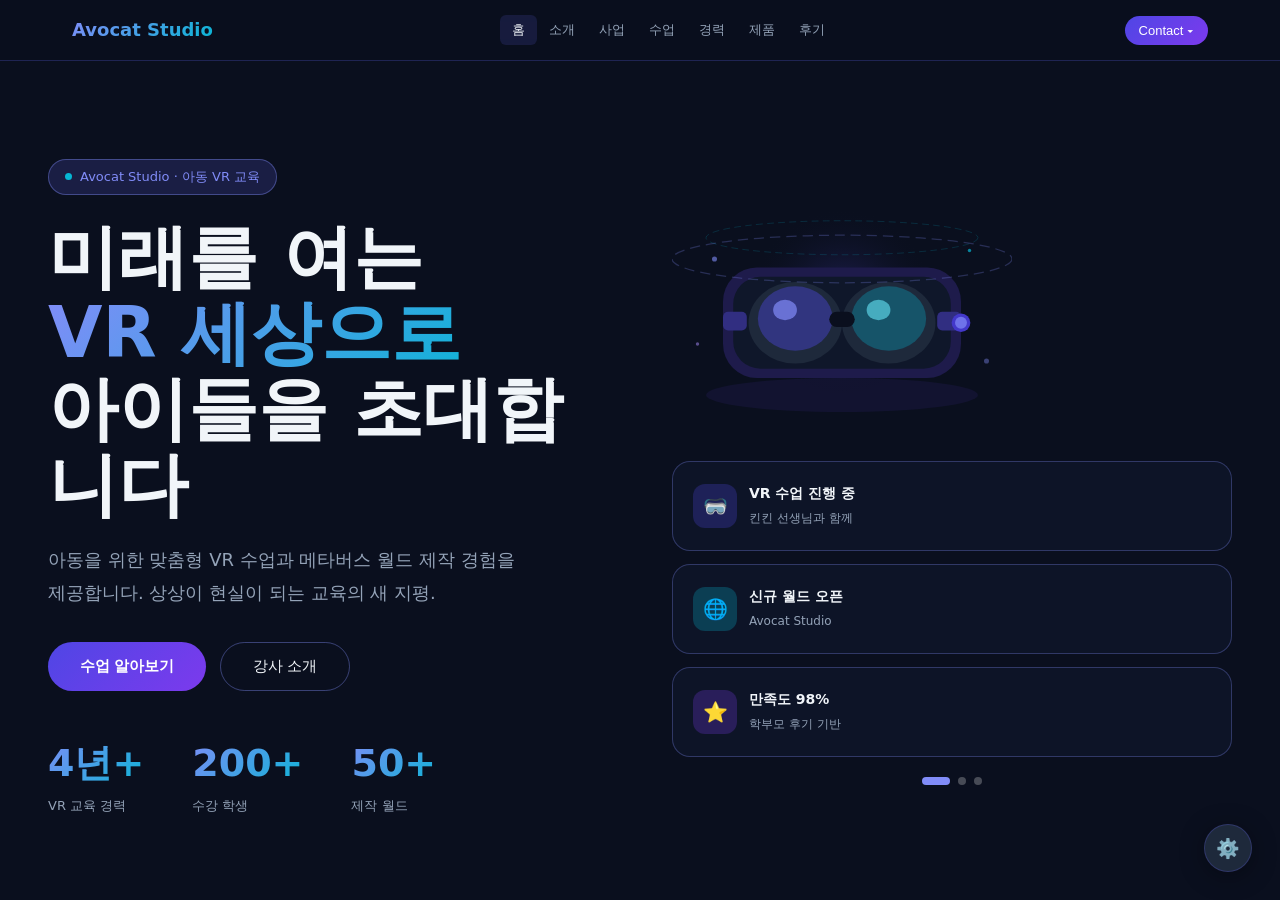
<file: index.html>
<!DOCTYPE html>
<html lang="ko">
<head>
<meta charset="UTF-8">
<meta name="viewport" content="width=device-width,initial-scale=1.0">
<title>Avocat Studio | 홈</title>
<link rel="stylesheet" href="style.css">
</head>
<body>


<!-- CANVAS BG (shared) -->
<canvas id="hero-canvas"></canvas>
<div class="particles" id="particles"></div>

<!-- ─── NAV ─── -->
<nav>
  <div class="nav-inner">
    <div class="logo" onclick="goPage(0)">Avocat Studio</div>
    <ul class="nav-links">
      <li><button onclick="goPage(0)" id="nb0">홈</button></li>
      <li><button onclick="goPage(1)" id="nb1">소개</button></li>
      <li><button onclick="goPage(2)" id="nb2">사업</button></li>
      <li><button onclick="goPage(3)" id="nb3">수업</button></li>
      <li><button onclick="goPage(4)" id="nb4">경력</button></li>
      <li><button onclick="goPage(5)" id="nb5">제품</button></li>
      <li><button onclick="goPage(6)" id="nb6">후기</button></li>
    </ul>
    <div class="contact-wrap">
      <button class="contact-btn" onclick="toggleSns()">Contact ▾</button>
      <div class="sns-dropdown" id="sns-drop">
        <button class="sns-item" id="nav-ig">📸 인스타그램</button>
        <button class="sns-item" id="nav-yt">▶️ 유튜브</button>
        <button class="sns-item" id="nav-kk">💬 카카오톡</button>
        <button class="sns-item" id="nav-em">✉️ 이메일</button>
      </div>
    </div>
    <button class="hamburger" onclick="toggleMobile()"><span></span><span></span><span></span></button>
  </div>
</nav>
<div class="mobile-menu" id="mobile-menu">
  <button onclick="goPage(0);toggleMobile()">🏠 홈</button>
  <button onclick="goPage(1);toggleMobile()">👩‍🏫 강사 소개</button>
  <button onclick="goPage(2);toggleMobile()">🌐 사업 소개</button>
  <button onclick="goPage(3);toggleMobile()">📚 수업 안내</button>
  <button onclick="goPage(4);toggleMobile()">🏆 경력</button>
  <button onclick="goPage(5);toggleMobile()">🛒 제품 & 링크</button>
  <button onclick="goPage(6);toggleMobile()">⭐ 후기</button>
  <div class="mobile-sns">
    <button id="mob-ig">📸</button><button id="mob-yt">▶️</button>
    <button id="mob-kk">💬</button><button id="mob-em">✉️</button>
  </div>
</div>


<!-- ════ PAGE 0: HOME ════ -->
<div class="page active" id="page-home">
  <div class="hero-wrap">
    <div class="hero-inner">
      <div>
        <div class="hero-badge"><span class="hero-dot"></span>Avocat Studio · 아동 VR 교육</div>
        <h1 class="hero-title" id="hero-h1">미래를 여는<br><span class="grad-text">VR 세상으로</span><br>아이들을 초대합니다</h1>
        <p class="hero-sub" id="hero-desc">아동을 위한 맞춤형 VR 수업과 메타버스 월드 제작 경험을 제공합니다. 상상이 현실이 되는 교육의 새 지평.</p>
        <div class="hero-btns">
          <button class="btn-pri" onclick="goPage(3)">수업 알아보기</button>
          <button class="btn-sec" onclick="goPage(1)">강사 소개</button>
        </div>
        <div class="hero-stats">
          <div><div class="stat-num" id="s1">4년+</div><div class="stat-label">VR 교육 경력</div></div>
          <div><div class="stat-num" id="s2">200+</div><div class="stat-label">수강 학생</div></div>
          <div><div class="stat-num" id="s3">50+</div><div class="stat-label">제작 월드</div></div>
        </div>
      </div>
      <div class="hero-visual">
        <!-- SVG VR Headset Illustration -->
        <svg class="vr-illus" viewBox="0 0 400 280" xmlns="http://www.w3.org/2000/svg">
          <defs>
            <radialGradient id="hg1" cx="50%" cy="50%"><stop offset="0%" stop-color="#312E81" stop-opacity=".6"/><stop offset="100%" stop-color="#0A0F1E" stop-opacity="0"/></radialGradient>
          </defs>
          <ellipse cx="200" cy="240" rx="160" ry="20" fill="#1E1B4B" opacity=".4"/>
          <circle cx="200" cy="130" r="110" fill="url(#hg1)"/>
          <!-- headset body -->
          <rect x="60" y="90" width="280" height="130" rx="40" fill="#1E1B4B"/>
          <rect x="72" y="101" width="256" height="108" rx="32" fill="#0F172A"/>
          <!-- lenses -->
          <ellipse cx="145" cy="155" rx="55" ry="48" fill="#1E293B"/>
          <ellipse cx="255" cy="155" rx="55" ry="48" fill="#1E293B"/>
          <ellipse cx="145" cy="150" rx="44" ry="38" fill="#4F46E5" opacity=".4"/>
          <ellipse cx="255" cy="150" rx="44" ry="38" fill="#06B6D4" opacity=".3"/>
          <ellipse cx="133" cy="140" rx="14" ry="12" fill="#818CF8" opacity=".7"/>
          <ellipse cx="243" cy="140" rx="14" ry="12" fill="#67E8F9" opacity=".6"/>
          <!-- bridge -->
          <rect x="185" y="142" width="30" height="18" rx="9" fill="#0A0F1E"/>
          <!-- straps -->
          <rect x="60" y="142" width="28" height="22" rx="6" fill="#312E81"/>
          <rect x="312" y="142" width="28" height="22" rx="6" fill="#312E81"/>
          <!-- top button -->
          <circle cx="340" cy="155" r="11" fill="#4338CA"/><circle cx="340" cy="155" r="7" fill="#818CF8" opacity=".7"/>
          <!-- glow rings -->
          <ellipse cx="200" cy="80" rx="200" ry="28" fill="none" stroke="#818CF8" stroke-width="1.5" stroke-opacity=".25" stroke-dasharray="12 7"/>
          <ellipse cx="200" cy="55" rx="160" ry="20" fill="none" stroke="#06B6D4" stroke-width="1" stroke-opacity=".2" stroke-dasharray="8 5"/>
          <!-- sparkles -->
          <circle cx="50" cy="80" r="3" fill="#818CF8" opacity=".6"/>
          <circle cx="350" cy="70" r="2" fill="#06B6D4" opacity=".7"/>
          <circle cx="30" cy="180" r="2" fill="#A78BFA" opacity=".5"/>
          <circle cx="370" cy="200" r="3" fill="#818CF8" opacity=".4"/>
        </svg>
        <div class="hv-card fa"><div class="hv-icon a">🥽</div><div><strong>VR 수업 진행 중</strong><span>킨킨 선생님과 함께</span></div></div>
        <div class="hv-card fb"><div class="hv-icon b">🌐</div><div><strong>신규 월드 오픈</strong><span>Avocat Studio</span></div></div>
        <div class="hv-card fc"><div class="hv-icon c">⭐</div><div><strong>만족도 98%</strong><span>학부모 후기 기반</span></div></div>
        <div class="slide-dots" style="margin-top:1.25rem">
          <div class="dot active"></div><div class="dot"></div><div class="dot"></div>
        </div>
      </div>
    </div>
  </div>
</div>
<!-- ADMIN FAB -->
<button class="admin-fab" onclick="openAdmin()" title="관리자">⚙️</button>

<!-- ADMIN OVERLAY -->
<div id="admin-overlay">
  <div class="admin-box">
    <div id="admin-pw-view" class="pw-box">
      <div style="font-size:20px;font-weight:700;margin-bottom:.75rem">🔒 관리자 로그인</div>
      <p style="font-size:13px;color:var(--muted);margin-bottom:1.25rem">비밀번호를 입력하세요</p>
      <input type="password" id="pw-input" placeholder="비밀번호" onkeydown="if(event.key==='Enter')checkPw()">
      <button class="pw-btn" onclick="checkPw()">확인</button>
      <p id="pw-err" style="color:#f87171;font-size:13px;margin-top:.75rem;display:none">비밀번호가 틀렸습니다</p>
      <br><button onclick="closeAdmin()" style="background:none;border:none;color:var(--muted);font-size:13px;margin-top:.85rem;cursor:pointer">취소</button>
    </div>
    <div id="admin-panel" style="display:none">
      <div class="admin-title">⚙️ 관리자 패널<button class="admin-close" onclick="closeAdmin()">×</button></div>
      <div class="admin-tabs">
        <button class="admin-tab active" onclick="switchATab(0)">Hero</button>
        <button class="admin-tab" onclick="switchATab(1)">수업</button>
        <button class="admin-tab" onclick="switchATab(2)">제품</button>
        <button class="admin-tab" onclick="switchATab(3)">SNS</button>
      </div>
      <div class="admin-pane active" id="at0">
        <div class="asec"><div class="asec-title">Hero 텍스트</div>
          <div class="afield"><label>제목 줄 1</label><input id="a-h1" value="미래를 여는"></div>
          <div class="afield"><label>강조 문구</label><input id="a-h2" value="VR 세상으로"></div>
          <div class="afield"><label>소개 문구</label><textarea id="a-desc">아동을 위한 맞춤형 VR 수업과 메타버스 월드 제작 경험을 제공합니다.</textarea></div>
        </div>
        <div class="asec"><div class="asec-title">통계</div>
          <div class="arow"><div class="afield"><label>경력</label><input id="a-s1" value="4년+"></div><div class="afield"><label>수강생</label><input id="a-s2" value="200+"></div></div>
          <div class="afield"><label>제작 월드</label><input id="a-s3" value="50+"></div>
        </div>
        <button class="asave" onclick="saveHero()">Hero 저장</button>
      </div>
      <div class="admin-pane" id="at1"><div class="asec"><div class="asec-title">수업 카드</div><div id="class-editor"></div></div><button class="asave" onclick="saveClasses()">수업 저장</button></div>
      <div class="admin-pane" id="at2"><div class="asec"><div class="asec-title">제품 편집</div><div id="prod-editor"></div></div><button class="asave" onclick="saveProducts()">제품 저장</button></div>
      <div class="admin-pane" id="at3">
        <div class="asec"><div class="asec-title">SNS & 연락처</div>
          <div class="afield"><label>인스타그램 URL</label><input id="a-ig" placeholder="https://instagram.com/..."></div>
          <div class="afield"><label>유튜브 URL</label><input id="a-yt" placeholder="https://youtube.com/..."></div>
          <div class="afield"><label>카카오톡 채널</label><input id="a-kk" placeholder="https://pf.kakao.com/..."></div>
          <div class="afield"><label>이메일</label><input id="a-em" placeholder="your@email.com"></div>
        </div>
        <button class="asave" onclick="saveSNS()">SNS 저장</button>
      </div>
    </div>
  </div>
</div>


<script>window.ACTIVE_PAGE_INDEX=0;</script>
<script src="script.js"></script>
</body>
</html>
</file>
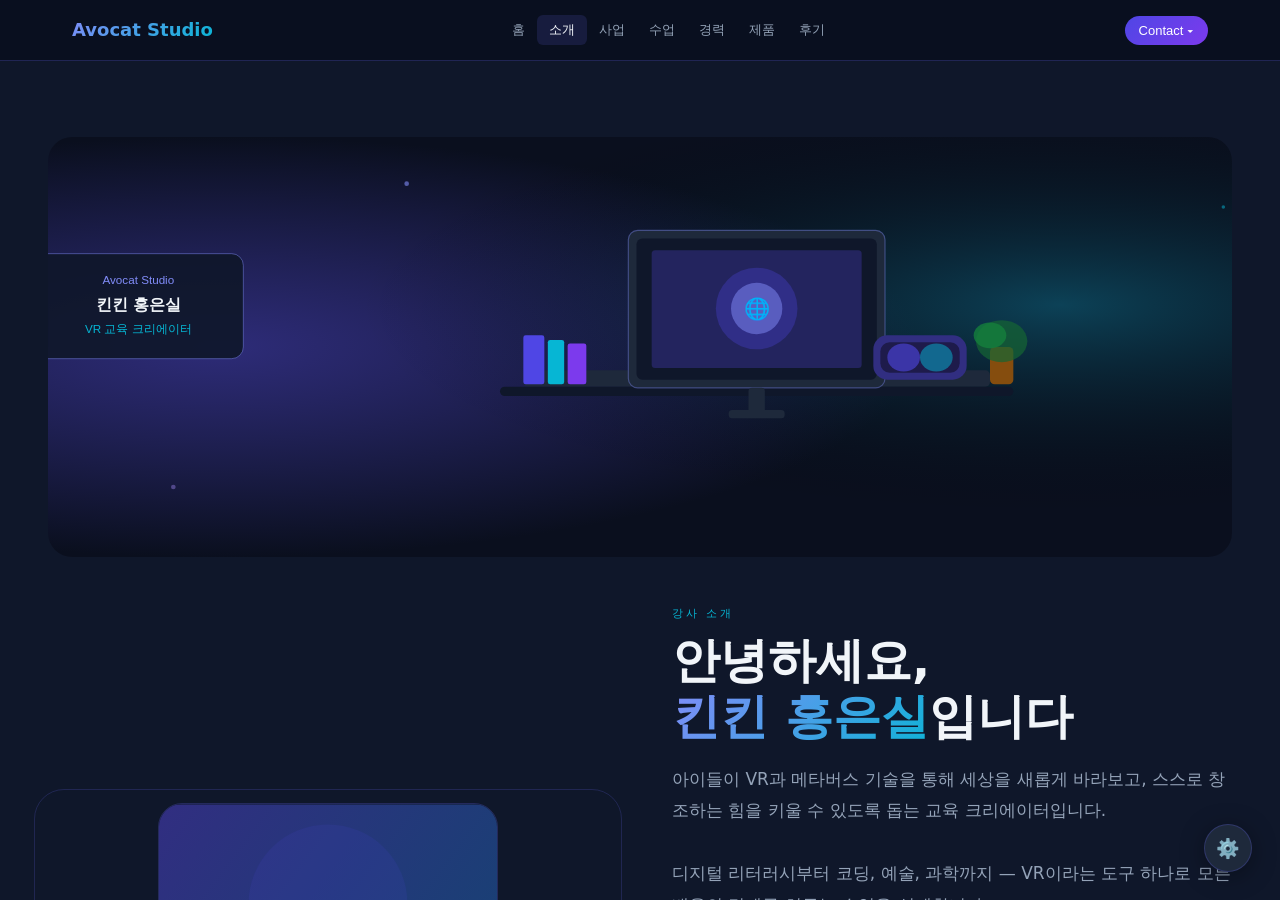
<file: about.html>
<!DOCTYPE html>
<html lang="ko">
<head>
<meta charset="UTF-8">
<meta name="viewport" content="width=device-width,initial-scale=1.0">
<title>Avocat Studio | 소개</title>
<link rel="stylesheet" href="style.css">
</head>
<body>


<!-- CANVAS BG (shared) -->
<canvas id="hero-canvas"></canvas>
<div class="particles" id="particles"></div>

<!-- ─── NAV ─── -->
<nav>
  <div class="nav-inner">
    <div class="logo" onclick="goPage(0)">Avocat Studio</div>
    <ul class="nav-links">
      <li><button onclick="goPage(0)" id="nb0">홈</button></li>
      <li><button onclick="goPage(1)" id="nb1">소개</button></li>
      <li><button onclick="goPage(2)" id="nb2">사업</button></li>
      <li><button onclick="goPage(3)" id="nb3">수업</button></li>
      <li><button onclick="goPage(4)" id="nb4">경력</button></li>
      <li><button onclick="goPage(5)" id="nb5">제품</button></li>
      <li><button onclick="goPage(6)" id="nb6">후기</button></li>
    </ul>
    <div class="contact-wrap">
      <button class="contact-btn" onclick="toggleSns()">Contact ▾</button>
      <div class="sns-dropdown" id="sns-drop">
        <button class="sns-item" id="nav-ig">📸 인스타그램</button>
        <button class="sns-item" id="nav-yt">▶️ 유튜브</button>
        <button class="sns-item" id="nav-kk">💬 카카오톡</button>
        <button class="sns-item" id="nav-em">✉️ 이메일</button>
      </div>
    </div>
    <button class="hamburger" onclick="toggleMobile()"><span></span><span></span><span></span></button>
  </div>
</nav>
<div class="mobile-menu" id="mobile-menu">
  <button onclick="goPage(0);toggleMobile()">🏠 홈</button>
  <button onclick="goPage(1);toggleMobile()">👩‍🏫 강사 소개</button>
  <button onclick="goPage(2);toggleMobile()">🌐 사업 소개</button>
  <button onclick="goPage(3);toggleMobile()">📚 수업 안내</button>
  <button onclick="goPage(4);toggleMobile()">🏆 경력</button>
  <button onclick="goPage(5);toggleMobile()">🛒 제품 & 링크</button>
  <button onclick="goPage(6);toggleMobile()">⭐ 후기</button>
  <div class="mobile-sns">
    <button id="mob-ig">📸</button><button id="mob-yt">▶️</button>
    <button id="mob-kk">💬</button><button id="mob-em">✉️</button>
  </div>
</div>


<!-- ════ PAGE 1: ABOUT ════ -->
<div class="page active" id="page-about">
  <div class="sec-wrap">
    <div class="container">
      <!-- banner image -->
      <div class="about-hero-img reveal">
        <svg viewBox="0 0 1200 360" preserveAspectRatio="xMidYMid slice" xmlns="http://www.w3.org/2000/svg">
          <defs><radialGradient id="abg1" cx="20%" cy="50%"><stop offset="0%" stop-color="#312E81" stop-opacity=".9"/><stop offset="100%" stop-color="#0A0F1E"/></radialGradient><radialGradient id="abg2" cx="80%" cy="40%"><stop offset="0%" stop-color="#0E7490" stop-opacity=".5"/><stop offset="100%" stop-color="transparent"/></radialGradient></defs>
          <rect width="1200" height="360" fill="url(#abg1)"/><rect width="1200" height="360" fill="url(#abg2)"/>
          <!-- desk setup -->
          <rect x="500" y="200" width="400" height="14" rx="4" fill="#1E293B"/>
          <rect x="480" y="214" width="440" height="8" rx="4" fill="#0F172A"/>
          <!-- monitor -->
          <rect x="590" y="80" width="220" height="135" rx="8" fill="#1E293B" stroke="#818CF8" stroke-width="1" stroke-opacity=".4"/>
          <rect x="597" y="87" width="206" height="121" rx="5" fill="#0F172A"/>
          <rect x="610" y="97" width="180" height="101" rx="3" fill="#312E81" fill-opacity=".6"/>
          <!-- screen content: VR world -->
          <circle cx="700" cy="147" r="35" fill="#4F46E5" fill-opacity=".3"/>
          <circle cx="700" cy="147" r="22" fill="#818CF8" fill-opacity=".5"/>
          <text x="700" y="153" text-anchor="middle" fill="#fff" font-size="18">🌐</text>
          <!-- monitor stand -->
          <rect x="693" y="215" width="14" height="22" rx="3" fill="#1E293B"/>
          <rect x="676" y="234" width="48" height="7" rx="3" fill="#1E293B"/>
          <!-- VR headset on desk -->
          <rect x="800" y="170" width="80" height="38" rx="12" fill="#312E81"/>
          <rect x="806" y="176" width="68" height="26" rx="8" fill="#1E1B4B"/>
          <ellipse cx="826" cy="189" rx="14" ry="12" fill="#4F46E5" opacity=".6"/>
          <ellipse cx="854" cy="189" rx="14" ry="12" fill="#06B6D4" opacity=".5"/>
          <!-- books -->
          <rect x="500" y="170" width="18" height="42" rx="2" fill="#4F46E5"/><rect x="521" y="174" width="14" height="38" rx="2" fill="#06B6D4"/><rect x="538" y="177" width="16" height="35" rx="2" fill="#7C3AED"/>
          <!-- plant -->
          <rect x="900" y="180" width="20" height="32" rx="4" fill="#854d0e"/>
          <ellipse cx="910" cy="175" rx="22" ry="18" fill="#166534" opacity=".7"/>
          <ellipse cx="900" cy="170" rx="14" ry="11" fill="#15803d" opacity=".8"/>
          <!-- floating UI -->
          <rect x="80" y="100" width="180" height="90" rx="10" fill="#0F172A" fill-opacity=".9" stroke="#818CF8" stroke-width=".8" stroke-opacity=".5"/>
          <text x="170" y="126" text-anchor="middle" fill="#818CF8" font-size="10" font-family="sans-serif">Avocat Studio</text>
          <text x="170" y="148" text-anchor="middle" fill="#F1F5F9" font-size="14" font-family="sans-serif" font-weight="700">킨킨 홍은실</text>
          <text x="170" y="168" text-anchor="middle" fill="#06B6D4" font-size="10" font-family="sans-serif">VR 교육 크리에이터</text>
          <!-- stars -->
          <circle cx="400" cy="40" r="2" fill="#818CF8" opacity=".6"/><circle cx="1100" cy="60" r="1.5" fill="#06B6D4" opacity=".5"/><circle cx="200" cy="300" r="2" fill="#A78BFA" opacity=".4"/>
        </svg>
      </div>

      <div class="about-grid">
        <div class="about-portrait reveal-left">
          <div class="portrait-ring"></div>
          <div class="portrait-frame">
            <svg viewBox="0 0 340 453" xmlns="http://www.w3.org/2000/svg">
              <defs><linearGradient id="pfg" x1="0%" y1="0%" x2="100%" y2="100%"><stop offset="0%" stop-color="#312E81"/><stop offset="100%" stop-color="#0C4A6E"/></linearGradient></defs>
              <rect width="340" height="453" fill="url(#pfg)"/>
              <!-- background pattern -->
              <circle cx="170" cy="100" r="80" fill="#4F46E5" fill-opacity=".1"/>
              <circle cx="50" cy="350" r="60" fill="#06B6D4" fill-opacity=".08"/>
              <circle cx="300" cy="400" r="50" fill="#7C3AED" fill-opacity=".1"/>
              <!-- person body -->
              <ellipse cx="170" cy="453" rx="140" ry="80" fill="#1E1B4B" opacity=".6"/>
              <!-- shirt / clothes -->
              <path d="M90,310 Q170,280 250,310 L270,453 H70 Z" fill="#4F46E5" fill-opacity=".85"/>
              <path d="M130,310 Q170,295 210,310 L220,370 Q170,355 120,370 Z" fill="#818CF8" fill-opacity=".4"/>
              <!-- neck -->
              <rect x="155" y="255" width="30" height="60" rx="10" fill="#FBBF24" fill-opacity=".85"/>
              <!-- head -->
              <ellipse cx="170" cy="220" rx="68" ry="78" fill="#FBBF24" fill-opacity=".9"/>
              <!-- hair -->
              <ellipse cx="170" cy="162" rx="70" ry="35" fill="#92400e"/>
              <path d="M103,185 Q90,260 100,300 Q120,240 103,185" fill="#92400e"/>
              <path d="M237,185 Q250,260 240,300 Q220,240 237,185" fill="#92400e"/>
              <!-- eyes -->
              <ellipse cx="148" cy="215" rx="9" ry="10" fill="#1f2937"/>
              <ellipse cx="192" cy="215" rx="9" ry="10" fill="#1f2937"/>
              <circle cx="151" cy="213" r="3" fill="#fff"/>
              <circle cx="195" cy="213" r="3" fill="#fff"/>
              <!-- smile -->
              <path d="M152,240 Q170,255 188,240" fill="none" stroke="#92400e" stroke-width="2.5" stroke-linecap="round"/>
              <!-- VR headset on forehead -->
              <rect x="115" y="170" width="110" height="34" rx="10" fill="#312E81" opacity=".75"/>
              <ellipse cx="148" cy="187" rx="16" ry="13" fill="#4F46E5" opacity=".6"/>
              <ellipse cx="192" cy="187" rx="16" ry="13" fill="#06B6D4" opacity=".5"/>
              <!-- label -->
              <rect x="60" y="390" width="220" height="40" rx="8" fill="#0F172A" fill-opacity=".7"/>
              <text x="170" y="408" text-anchor="middle" fill="#818CF8" font-size="10" font-family="sans-serif">Avocat Studio</text>
              <text x="170" y="422" text-anchor="middle" fill="#F1F5F9" font-size="12" font-family="sans-serif" font-weight="700">홍은실 (킨킨)</text>
            </svg>
          </div>
          <div class="portrait-badge"><strong>홍은실 (킨킨)</strong><span>VR 교육 크리에이터</span></div>
        </div>
        <div class="reveal-right">
          <div class="section-label">강사 소개</div>
          <h2 class="section-title">안녕하세요,<br><span class="grad-text">킨킨 홍은실</span>입니다</h2>
          <p class="section-desc" id="about-bio">아이들이 VR과 메타버스 기술을 통해 세상을 새롭게 바라보고, 스스로 창조하는 힘을 키울 수 있도록 돕는 교육 크리에이터입니다.<br><br>디지털 리터러시부터 코딩, 예술, 과학까지 — VR이라는 도구 하나로 모든 배움의 경계를 허무는 수업을 설계합니다.<br><br><em>"아이들의 상상력이 가장 강력한 기술입니다."</em></p>
          <div class="tag-list">
            <span class="tag">VR 콘텐츠 제작</span><span class="tag">아동 교육</span><span class="tag">디지털 리터러시</span>
            <span class="tag">메타버스</span><span class="tag">Roblox</span><span class="tag">윤리 교육</span><span class="tag">코딩 수업</span>
          </div>
          <div class="about-cards">
            <div class="about-card reveal-scale" style="transition-delay:.1s"><div class="about-card-icon">🎓</div><div class="about-card-title">교육 전문가</div><div class="about-card-desc">아동 발달 & 교육학 기반의 체계적 커리큘럼</div></div>
            <div class="about-card reveal-scale" style="transition-delay:.2s"><div class="about-card-icon">🌐</div><div class="about-card-title">월드 크리에이터</div><div class="about-card-desc">50+ 메타버스 월드 직접 제작 및 배포</div></div>
            <div class="about-card reveal-scale" style="transition-delay:.3s"><div class="about-card-icon">👨‍👩‍👧</div><div class="about-card-title">학부모 신뢰</div><div class="about-card-desc">수강생 만족도 98%, 200명+ 지도 경험</div></div>
            <div class="about-card reveal-scale" style="transition-delay:.4s"><div class="about-card-icon">💡</div><div class="about-card-title">창의 교육</div><div class="about-card-desc">VR로 연결하는 미술·음악·과학·사회</div></div>
          </div>
        </div>
      </div>
    </div>
  </div>
</div>
<!-- ADMIN FAB -->
<button class="admin-fab" onclick="openAdmin()" title="관리자">⚙️</button>

<!-- ADMIN OVERLAY -->
<div id="admin-overlay">
  <div class="admin-box">
    <div id="admin-pw-view" class="pw-box">
      <div style="font-size:20px;font-weight:700;margin-bottom:.75rem">🔒 관리자 로그인</div>
      <p style="font-size:13px;color:var(--muted);margin-bottom:1.25rem">비밀번호를 입력하세요</p>
      <input type="password" id="pw-input" placeholder="비밀번호" onkeydown="if(event.key==='Enter')checkPw()">
      <button class="pw-btn" onclick="checkPw()">확인</button>
      <p id="pw-err" style="color:#f87171;font-size:13px;margin-top:.75rem;display:none">비밀번호가 틀렸습니다</p>
      <br><button onclick="closeAdmin()" style="background:none;border:none;color:var(--muted);font-size:13px;margin-top:.85rem;cursor:pointer">취소</button>
    </div>
    <div id="admin-panel" style="display:none">
      <div class="admin-title">⚙️ 관리자 패널<button class="admin-close" onclick="closeAdmin()">×</button></div>
      <div class="admin-tabs">
        <button class="admin-tab active" onclick="switchATab(0)">Hero</button>
        <button class="admin-tab" onclick="switchATab(1)">수업</button>
        <button class="admin-tab" onclick="switchATab(2)">제품</button>
        <button class="admin-tab" onclick="switchATab(3)">SNS</button>
      </div>
      <div class="admin-pane active" id="at0">
        <div class="asec"><div class="asec-title">Hero 텍스트</div>
          <div class="afield"><label>제목 줄 1</label><input id="a-h1" value="미래를 여는"></div>
          <div class="afield"><label>강조 문구</label><input id="a-h2" value="VR 세상으로"></div>
          <div class="afield"><label>소개 문구</label><textarea id="a-desc">아동을 위한 맞춤형 VR 수업과 메타버스 월드 제작 경험을 제공합니다.</textarea></div>
        </div>
        <div class="asec"><div class="asec-title">통계</div>
          <div class="arow"><div class="afield"><label>경력</label><input id="a-s1" value="4년+"></div><div class="afield"><label>수강생</label><input id="a-s2" value="200+"></div></div>
          <div class="afield"><label>제작 월드</label><input id="a-s3" value="50+"></div>
        </div>
        <button class="asave" onclick="saveHero()">Hero 저장</button>
      </div>
      <div class="admin-pane" id="at1"><div class="asec"><div class="asec-title">수업 카드</div><div id="class-editor"></div></div><button class="asave" onclick="saveClasses()">수업 저장</button></div>
      <div class="admin-pane" id="at2"><div class="asec"><div class="asec-title">제품 편집</div><div id="prod-editor"></div></div><button class="asave" onclick="saveProducts()">제품 저장</button></div>
      <div class="admin-pane" id="at3">
        <div class="asec"><div class="asec-title">SNS & 연락처</div>
          <div class="afield"><label>인스타그램 URL</label><input id="a-ig" placeholder="https://instagram.com/..."></div>
          <div class="afield"><label>유튜브 URL</label><input id="a-yt" placeholder="https://youtube.com/..."></div>
          <div class="afield"><label>카카오톡 채널</label><input id="a-kk" placeholder="https://pf.kakao.com/..."></div>
          <div class="afield"><label>이메일</label><input id="a-em" placeholder="your@email.com"></div>
        </div>
        <button class="asave" onclick="saveSNS()">SNS 저장</button>
      </div>
    </div>
  </div>
</div>


<script>window.ACTIVE_PAGE_INDEX=1;</script>
<script src="script.js"></script>
</body>
</html>
</file>
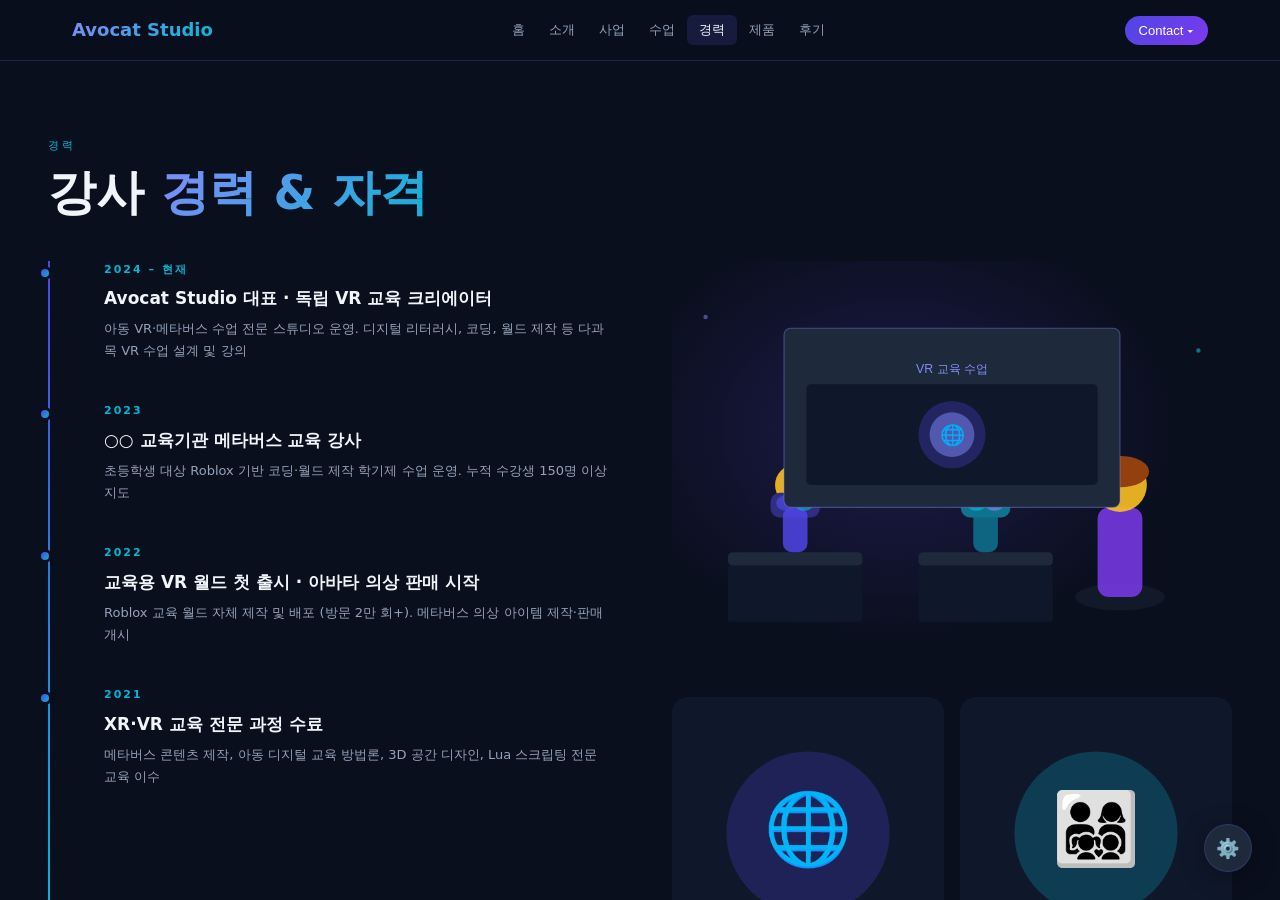
<file: career.html>
<!DOCTYPE html>
<html lang="ko">
<head>
<meta charset="UTF-8">
<meta name="viewport" content="width=device-width,initial-scale=1.0">
<title>Avocat Studio | 경력</title>
<link rel="stylesheet" href="style.css">
</head>
<body>


<!-- CANVAS BG (shared) -->
<canvas id="hero-canvas"></canvas>
<div class="particles" id="particles"></div>

<!-- ─── NAV ─── -->
<nav>
  <div class="nav-inner">
    <div class="logo" onclick="goPage(0)">Avocat Studio</div>
    <ul class="nav-links">
      <li><button onclick="goPage(0)" id="nb0">홈</button></li>
      <li><button onclick="goPage(1)" id="nb1">소개</button></li>
      <li><button onclick="goPage(2)" id="nb2">사업</button></li>
      <li><button onclick="goPage(3)" id="nb3">수업</button></li>
      <li><button onclick="goPage(4)" id="nb4">경력</button></li>
      <li><button onclick="goPage(5)" id="nb5">제품</button></li>
      <li><button onclick="goPage(6)" id="nb6">후기</button></li>
    </ul>
    <div class="contact-wrap">
      <button class="contact-btn" onclick="toggleSns()">Contact ▾</button>
      <div class="sns-dropdown" id="sns-drop">
        <button class="sns-item" id="nav-ig">📸 인스타그램</button>
        <button class="sns-item" id="nav-yt">▶️ 유튜브</button>
        <button class="sns-item" id="nav-kk">💬 카카오톡</button>
        <button class="sns-item" id="nav-em">✉️ 이메일</button>
      </div>
    </div>
    <button class="hamburger" onclick="toggleMobile()"><span></span><span></span><span></span></button>
  </div>
</nav>
<div class="mobile-menu" id="mobile-menu">
  <button onclick="goPage(0);toggleMobile()">🏠 홈</button>
  <button onclick="goPage(1);toggleMobile()">👩‍🏫 강사 소개</button>
  <button onclick="goPage(2);toggleMobile()">🌐 사업 소개</button>
  <button onclick="goPage(3);toggleMobile()">📚 수업 안내</button>
  <button onclick="goPage(4);toggleMobile()">🏆 경력</button>
  <button onclick="goPage(5);toggleMobile()">🛒 제품 & 링크</button>
  <button onclick="goPage(6);toggleMobile()">⭐ 후기</button>
  <div class="mobile-sns">
    <button id="mob-ig">📸</button><button id="mob-yt">▶️</button>
    <button id="mob-kk">💬</button><button id="mob-em">✉️</button>
  </div>
</div>


<!-- ════ PAGE 4: CAREER ════ -->
<div class="page active" id="page-career">
  <div class="sec-wrap">
    <div class="container">
      <div class="section-label reveal">경력</div>
      <h2 class="section-title reveal">강사 <span class="grad-text">경력 & 자격</span></h2>
      <div class="career-layout" style="margin-top:2.5rem">
        <div>
          <div class="timeline">
            <div class="tl-item reveal"><div class="tl-dot"></div><div class="tl-year">2024 – 현재</div><div class="tl-title">Avocat Studio 대표 · 독립 VR 교육 크리에이터</div><div class="tl-desc">아동 VR·메타버스 수업 전문 스튜디오 운영. 디지털 리터러시, 코딩, 월드 제작 등 다과목 VR 수업 설계 및 강의</div></div>
            <div class="tl-item reveal" style="transition-delay:.1s"><div class="tl-dot"></div><div class="tl-year">2023</div><div class="tl-title">○○ 교육기관 메타버스 교육 강사</div><div class="tl-desc">초등학생 대상 Roblox 기반 코딩·월드 제작 학기제 수업 운영. 누적 수강생 150명 이상 지도</div></div>
            <div class="tl-item reveal" style="transition-delay:.2s"><div class="tl-dot"></div><div class="tl-year">2022</div><div class="tl-title">교육용 VR 월드 첫 출시 · 아바타 의상 판매 시작</div><div class="tl-desc">Roblox 교육 월드 자체 제작 및 배포 (방문 2만 회+). 메타버스 의상 아이템 제작·판매 개시</div></div>
            <div class="tl-item reveal" style="transition-delay:.3s"><div class="tl-dot"></div><div class="tl-year">2021</div><div class="tl-title">XR·VR 교육 전문 과정 수료</div><div class="tl-desc">메타버스 콘텐츠 제작, 아동 디지털 교육 방법론, 3D 공간 디자인, Lua 스크립팅 전문 교육 이수</div></div>
            <div class="tl-item reveal" style="transition-delay:.4s"><div class="tl-dot"></div><div class="tl-year">2020</div><div class="tl-title">유아·초등 교육 관련 전공 졸업</div><div class="tl-desc">아동 발달 및 교육학 전공. 디지털 기술과 교육의 융합에 관심을 갖고 VR 교육 분야 진입</div></div>
          </div>
          <div class="cert-cards">
            <div class="cert-card reveal-scale" style="transition-delay:.1s"><div class="cert-icon">📜</div><div class="cert-title">VR 교육 전문가 수료증</div><div class="cert-year">2021</div></div>
            <div class="cert-card reveal-scale" style="transition-delay:.2s"><div class="cert-icon">🏆</div><div class="cert-title">Roblox 크리에이터 인증</div><div class="cert-year">2022</div></div>
            <div class="cert-card reveal-scale" style="transition-delay:.3s"><div class="cert-icon">🎓</div><div class="cert-title">아동 교육학 학위</div><div class="cert-year">2020</div></div>
            <div class="cert-card reveal-scale" style="transition-delay:.4s"><div class="cert-icon">🌐</div><div class="cert-title">메타버스 콘텐츠 제작 수료</div><div class="cert-year">2022</div></div>
          </div>
        </div>
        <div class="career-visual-col">
          <div class="career-img-main reveal-right">
            <svg viewBox="0 0 500 375" xmlns="http://www.w3.org/2000/svg">
              <defs><radialGradient id="cg1" cx="40%" cy="40%"><stop offset="0%" stop-color="#1E1B4B"/><stop offset="100%" stop-color="#0A0F1E"/></radialGradient></defs>
              <rect width="500" height="375" fill="url(#cg1)"/>
              <!-- classroom scene -->
              <!-- desk row -->
              <rect x="50" y="260" width="120" height="12" rx="4" fill="#1E293B"/><rect x="220" y="260" width="120" height="12" rx="4" fill="#1E293B"/><rect x="50" y="272" width="120" height="50" rx="2" fill="#0F172A"/><rect x="220" y="272" width="120" height="50" rx="2" fill="#0F172A"/>
              <!-- child 1 with VR -->
              <g transform="translate(110,225)"><circle cx="0" cy="-25" r="18" fill="#FBBF24" opacity=".9"/><rect x="-22" y="-18" width="44" height="22" rx="8" fill="#312E81"/><rect x="-11" y="-5" width="22" height="40" rx="8" fill="#4F46E5" opacity=".85"/><ellipse cx="-8" cy="-9" rx="9" ry="7" fill="#4F46E5" opacity=".7"/><ellipse cx="8" cy="-9" rx="9" ry="7" fill="#06B6D4" opacity=".6"/></g>
              <!-- child 2 with VR -->
              <g transform="translate(280,225)"><circle cx="0" cy="-25" r="18" fill="#FBBF24" opacity=".9"/><rect x="-22" y="-18" width="44" height="22" rx="8" fill="#0E7490"/><rect x="-11" y="-5" width="22" height="40" rx="8" fill="#0E7490" opacity=".85"/><ellipse cx="-8" cy="-9" rx="9" ry="7" fill="#06B6D4" opacity=".7"/><ellipse cx="8" cy="-9" rx="9" ry="7" fill="#818CF8" opacity=".6"/></g>
              <!-- teacher -->
              <g transform="translate(400,200)"><ellipse cx="0" cy="100" rx="40" ry="12" fill="#1E293B" opacity=".4"/><rect x="-20" y="20" width="40" height="80" rx="10" fill="#7C3AED" opacity=".85"/><circle cx="0" cy="0" r="24" fill="#FBBF24" opacity=".9"/><ellipse cx="0" cy="-12" rx="26" ry="14" fill="#92400e"/></g>
              <!-- whiteboard -->
              <rect x="100" y="60" width="300" height="160" rx="6" fill="#1E293B" stroke="#818CF8" stroke-width="1" stroke-opacity=".4"/>
              <text x="250" y="100" text-anchor="middle" fill="#818CF8" font-size="11" font-family="sans-serif">VR 교육 수업</text>
              <rect x="120" y="110" width="260" height="90" rx="4" fill="#0F172A"/>
              <circle cx="250" cy="155" r="30" fill="#4F46E5" fill-opacity=".3"/>
              <circle cx="250" cy="155" r="20" fill="#818CF8" fill-opacity=".5"/>
              <text x="250" y="162" text-anchor="middle" font-size="18">🌐</text>
              <!-- sparkles -->
              <circle cx="30" cy="50" r="2" fill="#818CF8" opacity=".5"/><circle cx="470" cy="80" r="2" fill="#06B6D4" opacity=".6"/>
            </svg>
          </div>
          <div class="career-img-row">
            <div class="career-img-sm reveal" style="transition-delay:.1s">
              <svg viewBox="0 0 200 200" xmlns="http://www.w3.org/2000/svg"><rect width="200" height="200" fill="#0F172A"/><circle cx="100" cy="100" r="60" fill="#312E81" fill-opacity=".5"/><text x="100" y="115" text-anchor="middle" font-size="52">🌐</text><rect x="20" y="155" width="160" height="28" rx="6" fill="#1E293B"/><text x="100" y="174" text-anchor="middle" fill="#94A3B8" font-size="11" font-family="sans-serif">제작 월드 50+</text></svg>
            </div>
            <div class="career-img-sm reveal" style="transition-delay:.2s">
              <svg viewBox="0 0 200 200" xmlns="http://www.w3.org/2000/svg"><rect width="200" height="200" fill="#0F172A"/><circle cx="100" cy="100" r="60" fill="#0E7490" fill-opacity=".4"/><text x="100" y="115" text-anchor="middle" font-size="52">👨‍👩‍👧‍👦</text><rect x="20" y="155" width="160" height="28" rx="6" fill="#1E293B"/><text x="100" y="174" text-anchor="middle" fill="#94A3B8" font-size="11" font-family="sans-serif">수강생 200명+</text></svg>
            </div>
          </div>
        </div>
      </div>
    </div>
  </div>
</div>
<!-- ADMIN FAB -->
<button class="admin-fab" onclick="openAdmin()" title="관리자">⚙️</button>

<!-- ADMIN OVERLAY -->
<div id="admin-overlay">
  <div class="admin-box">
    <div id="admin-pw-view" class="pw-box">
      <div style="font-size:20px;font-weight:700;margin-bottom:.75rem">🔒 관리자 로그인</div>
      <p style="font-size:13px;color:var(--muted);margin-bottom:1.25rem">비밀번호를 입력하세요</p>
      <input type="password" id="pw-input" placeholder="비밀번호" onkeydown="if(event.key==='Enter')checkPw()">
      <button class="pw-btn" onclick="checkPw()">확인</button>
      <p id="pw-err" style="color:#f87171;font-size:13px;margin-top:.75rem;display:none">비밀번호가 틀렸습니다</p>
      <br><button onclick="closeAdmin()" style="background:none;border:none;color:var(--muted);font-size:13px;margin-top:.85rem;cursor:pointer">취소</button>
    </div>
    <div id="admin-panel" style="display:none">
      <div class="admin-title">⚙️ 관리자 패널<button class="admin-close" onclick="closeAdmin()">×</button></div>
      <div class="admin-tabs">
        <button class="admin-tab active" onclick="switchATab(0)">Hero</button>
        <button class="admin-tab" onclick="switchATab(1)">수업</button>
        <button class="admin-tab" onclick="switchATab(2)">제품</button>
        <button class="admin-tab" onclick="switchATab(3)">SNS</button>
      </div>
      <div class="admin-pane active" id="at0">
        <div class="asec"><div class="asec-title">Hero 텍스트</div>
          <div class="afield"><label>제목 줄 1</label><input id="a-h1" value="미래를 여는"></div>
          <div class="afield"><label>강조 문구</label><input id="a-h2" value="VR 세상으로"></div>
          <div class="afield"><label>소개 문구</label><textarea id="a-desc">아동을 위한 맞춤형 VR 수업과 메타버스 월드 제작 경험을 제공합니다.</textarea></div>
        </div>
        <div class="asec"><div class="asec-title">통계</div>
          <div class="arow"><div class="afield"><label>경력</label><input id="a-s1" value="4년+"></div><div class="afield"><label>수강생</label><input id="a-s2" value="200+"></div></div>
          <div class="afield"><label>제작 월드</label><input id="a-s3" value="50+"></div>
        </div>
        <button class="asave" onclick="saveHero()">Hero 저장</button>
      </div>
      <div class="admin-pane" id="at1"><div class="asec"><div class="asec-title">수업 카드</div><div id="class-editor"></div></div><button class="asave" onclick="saveClasses()">수업 저장</button></div>
      <div class="admin-pane" id="at2"><div class="asec"><div class="asec-title">제품 편집</div><div id="prod-editor"></div></div><button class="asave" onclick="saveProducts()">제품 저장</button></div>
      <div class="admin-pane" id="at3">
        <div class="asec"><div class="asec-title">SNS & 연락처</div>
          <div class="afield"><label>인스타그램 URL</label><input id="a-ig" placeholder="https://instagram.com/..."></div>
          <div class="afield"><label>유튜브 URL</label><input id="a-yt" placeholder="https://youtube.com/..."></div>
          <div class="afield"><label>카카오톡 채널</label><input id="a-kk" placeholder="https://pf.kakao.com/..."></div>
          <div class="afield"><label>이메일</label><input id="a-em" placeholder="your@email.com"></div>
        </div>
        <button class="asave" onclick="saveSNS()">SNS 저장</button>
      </div>
    </div>
  </div>
</div>


<script>window.ACTIVE_PAGE_INDEX=4;</script>
<script src="script.js"></script>
</body>
</html>
</file>
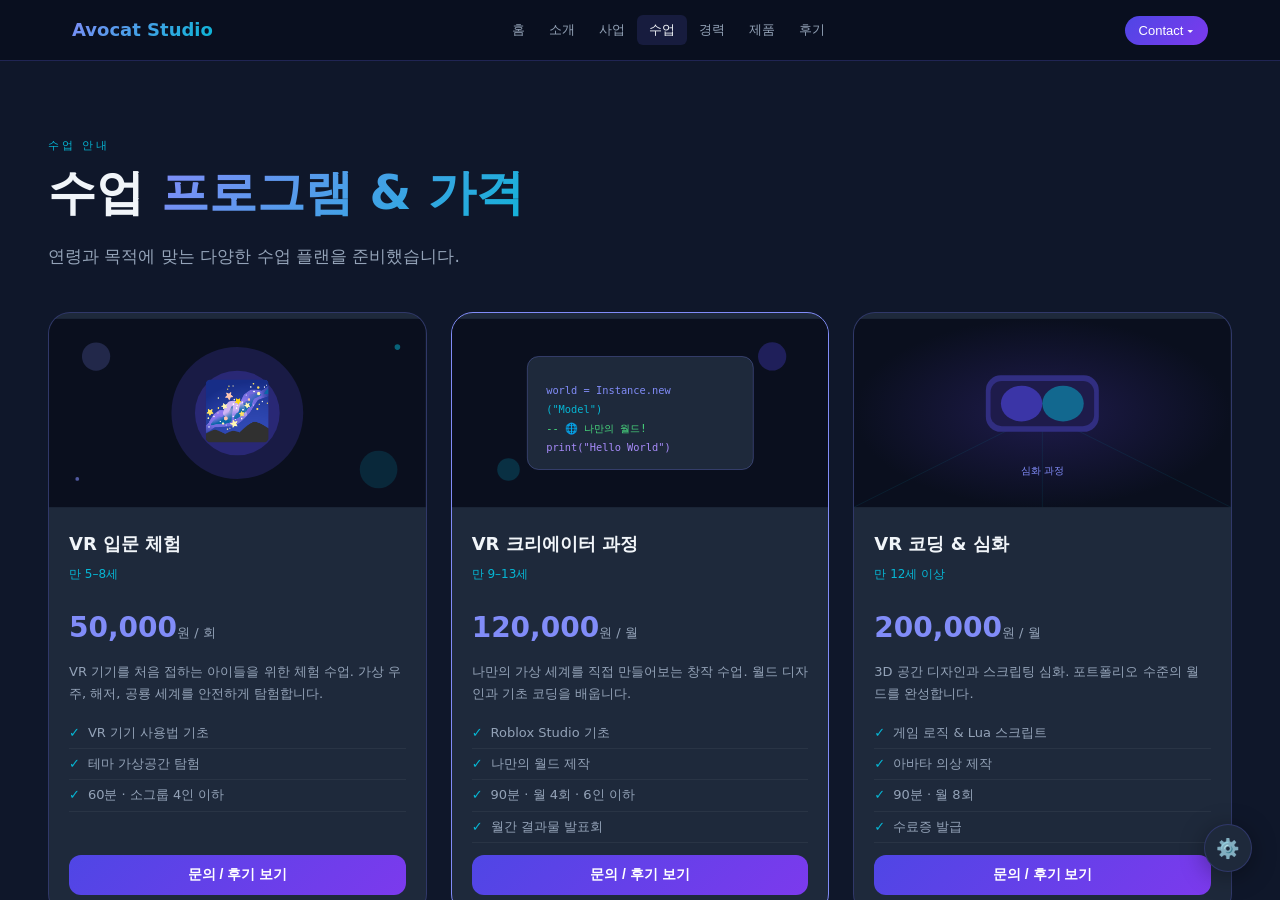
<file: classes.html>
<!DOCTYPE html>
<html lang="ko">
<head>
<meta charset="UTF-8">
<meta name="viewport" content="width=device-width,initial-scale=1.0">
<title>Avocat Studio | 수업</title>
<link rel="stylesheet" href="style.css">
</head>
<body>


<!-- CANVAS BG (shared) -->
<canvas id="hero-canvas"></canvas>
<div class="particles" id="particles"></div>

<!-- ─── NAV ─── -->
<nav>
  <div class="nav-inner">
    <div class="logo" onclick="goPage(0)">Avocat Studio</div>
    <ul class="nav-links">
      <li><button onclick="goPage(0)" id="nb0">홈</button></li>
      <li><button onclick="goPage(1)" id="nb1">소개</button></li>
      <li><button onclick="goPage(2)" id="nb2">사업</button></li>
      <li><button onclick="goPage(3)" id="nb3">수업</button></li>
      <li><button onclick="goPage(4)" id="nb4">경력</button></li>
      <li><button onclick="goPage(5)" id="nb5">제품</button></li>
      <li><button onclick="goPage(6)" id="nb6">후기</button></li>
    </ul>
    <div class="contact-wrap">
      <button class="contact-btn" onclick="toggleSns()">Contact ▾</button>
      <div class="sns-dropdown" id="sns-drop">
        <button class="sns-item" id="nav-ig">📸 인스타그램</button>
        <button class="sns-item" id="nav-yt">▶️ 유튜브</button>
        <button class="sns-item" id="nav-kk">💬 카카오톡</button>
        <button class="sns-item" id="nav-em">✉️ 이메일</button>
      </div>
    </div>
    <button class="hamburger" onclick="toggleMobile()"><span></span><span></span><span></span></button>
  </div>
</nav>
<div class="mobile-menu" id="mobile-menu">
  <button onclick="goPage(0);toggleMobile()">🏠 홈</button>
  <button onclick="goPage(1);toggleMobile()">👩‍🏫 강사 소개</button>
  <button onclick="goPage(2);toggleMobile()">🌐 사업 소개</button>
  <button onclick="goPage(3);toggleMobile()">📚 수업 안내</button>
  <button onclick="goPage(4);toggleMobile()">🏆 경력</button>
  <button onclick="goPage(5);toggleMobile()">🛒 제품 & 링크</button>
  <button onclick="goPage(6);toggleMobile()">⭐ 후기</button>
  <div class="mobile-sns">
    <button id="mob-ig">📸</button><button id="mob-yt">▶️</button>
    <button id="mob-kk">💬</button><button id="mob-em">✉️</button>
  </div>
</div>


<!-- ════ PAGE 3: CLASSES ════ -->
<div class="page active" id="page-classes">
  <div class="sec-wrap">
    <div class="container">
      <div class="section-label reveal">수업 안내</div>
      <h2 class="section-title reveal">수업 <span class="grad-text">프로그램 & 가격</span></h2>
      <p class="section-desc reveal">연령과 목적에 맞는 다양한 수업 플랜을 준비했습니다.</p>
      <div class="class-grid" id="class-grid"></div>
    </div>
  </div>
</div>
<!-- ADMIN FAB -->
<button class="admin-fab" onclick="openAdmin()" title="관리자">⚙️</button>

<!-- ADMIN OVERLAY -->
<div id="admin-overlay">
  <div class="admin-box">
    <div id="admin-pw-view" class="pw-box">
      <div style="font-size:20px;font-weight:700;margin-bottom:.75rem">🔒 관리자 로그인</div>
      <p style="font-size:13px;color:var(--muted);margin-bottom:1.25rem">비밀번호를 입력하세요</p>
      <input type="password" id="pw-input" placeholder="비밀번호" onkeydown="if(event.key==='Enter')checkPw()">
      <button class="pw-btn" onclick="checkPw()">확인</button>
      <p id="pw-err" style="color:#f87171;font-size:13px;margin-top:.75rem;display:none">비밀번호가 틀렸습니다</p>
      <br><button onclick="closeAdmin()" style="background:none;border:none;color:var(--muted);font-size:13px;margin-top:.85rem;cursor:pointer">취소</button>
    </div>
    <div id="admin-panel" style="display:none">
      <div class="admin-title">⚙️ 관리자 패널<button class="admin-close" onclick="closeAdmin()">×</button></div>
      <div class="admin-tabs">
        <button class="admin-tab active" onclick="switchATab(0)">Hero</button>
        <button class="admin-tab" onclick="switchATab(1)">수업</button>
        <button class="admin-tab" onclick="switchATab(2)">제품</button>
        <button class="admin-tab" onclick="switchATab(3)">SNS</button>
      </div>
      <div class="admin-pane active" id="at0">
        <div class="asec"><div class="asec-title">Hero 텍스트</div>
          <div class="afield"><label>제목 줄 1</label><input id="a-h1" value="미래를 여는"></div>
          <div class="afield"><label>강조 문구</label><input id="a-h2" value="VR 세상으로"></div>
          <div class="afield"><label>소개 문구</label><textarea id="a-desc">아동을 위한 맞춤형 VR 수업과 메타버스 월드 제작 경험을 제공합니다.</textarea></div>
        </div>
        <div class="asec"><div class="asec-title">통계</div>
          <div class="arow"><div class="afield"><label>경력</label><input id="a-s1" value="4년+"></div><div class="afield"><label>수강생</label><input id="a-s2" value="200+"></div></div>
          <div class="afield"><label>제작 월드</label><input id="a-s3" value="50+"></div>
        </div>
        <button class="asave" onclick="saveHero()">Hero 저장</button>
      </div>
      <div class="admin-pane" id="at1"><div class="asec"><div class="asec-title">수업 카드</div><div id="class-editor"></div></div><button class="asave" onclick="saveClasses()">수업 저장</button></div>
      <div class="admin-pane" id="at2"><div class="asec"><div class="asec-title">제품 편집</div><div id="prod-editor"></div></div><button class="asave" onclick="saveProducts()">제품 저장</button></div>
      <div class="admin-pane" id="at3">
        <div class="asec"><div class="asec-title">SNS & 연락처</div>
          <div class="afield"><label>인스타그램 URL</label><input id="a-ig" placeholder="https://instagram.com/..."></div>
          <div class="afield"><label>유튜브 URL</label><input id="a-yt" placeholder="https://youtube.com/..."></div>
          <div class="afield"><label>카카오톡 채널</label><input id="a-kk" placeholder="https://pf.kakao.com/..."></div>
          <div class="afield"><label>이메일</label><input id="a-em" placeholder="your@email.com"></div>
        </div>
        <button class="asave" onclick="saveSNS()">SNS 저장</button>
      </div>
    </div>
  </div>
</div>


<script>window.ACTIVE_PAGE_INDEX=3;</script>
<script src="script.js"></script>
</body>
</html>
</file>
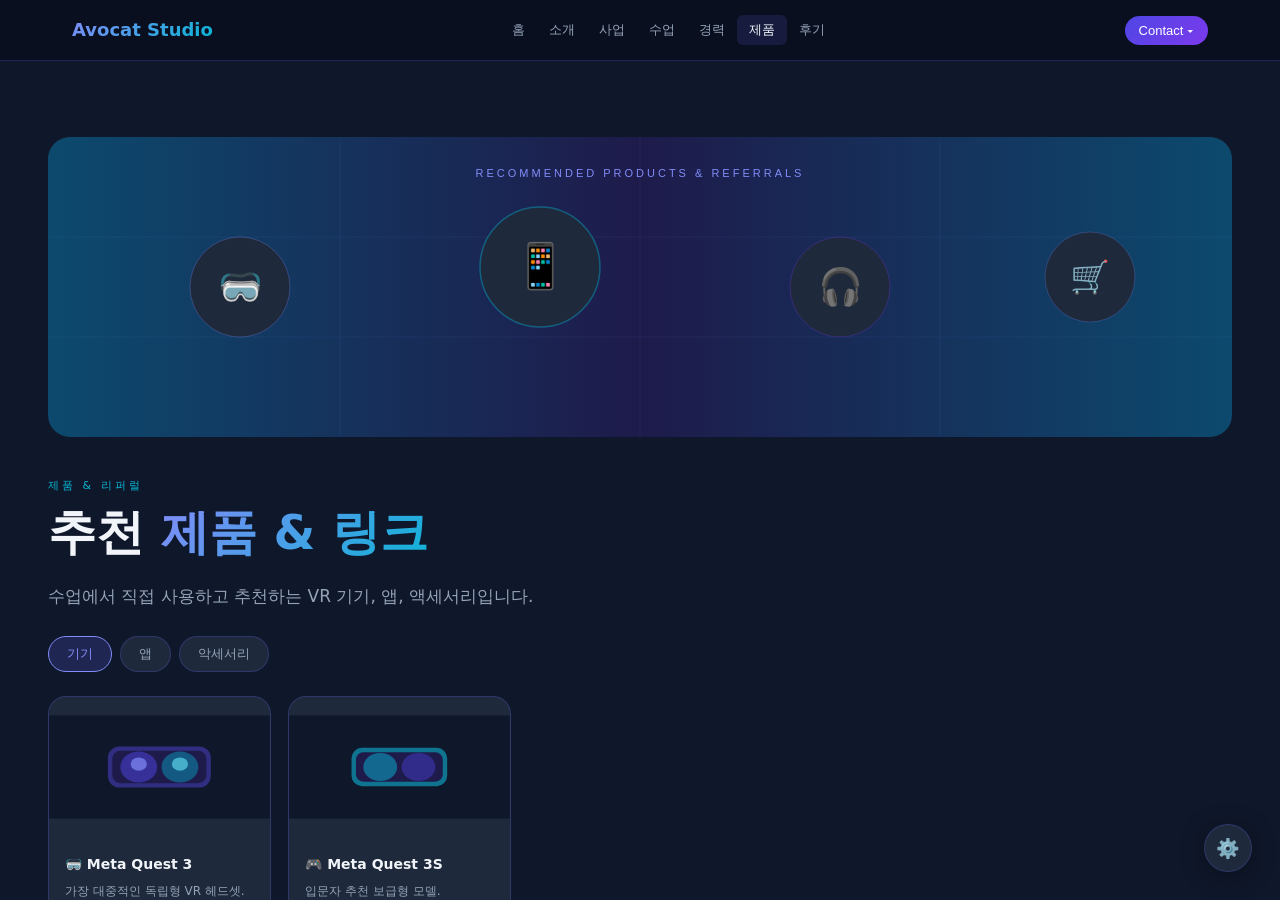
<file: products.html>
<!DOCTYPE html>
<html lang="ko">
<head>
<meta charset="UTF-8">
<meta name="viewport" content="width=device-width,initial-scale=1.0">
<title>Avocat Studio | 제품</title>
<link rel="stylesheet" href="style.css">
</head>
<body>


<!-- CANVAS BG (shared) -->
<canvas id="hero-canvas"></canvas>
<div class="particles" id="particles"></div>

<!-- ─── NAV ─── -->
<nav>
  <div class="nav-inner">
    <div class="logo" onclick="goPage(0)">Avocat Studio</div>
    <ul class="nav-links">
      <li><button onclick="goPage(0)" id="nb0">홈</button></li>
      <li><button onclick="goPage(1)" id="nb1">소개</button></li>
      <li><button onclick="goPage(2)" id="nb2">사업</button></li>
      <li><button onclick="goPage(3)" id="nb3">수업</button></li>
      <li><button onclick="goPage(4)" id="nb4">경력</button></li>
      <li><button onclick="goPage(5)" id="nb5">제품</button></li>
      <li><button onclick="goPage(6)" id="nb6">후기</button></li>
    </ul>
    <div class="contact-wrap">
      <button class="contact-btn" onclick="toggleSns()">Contact ▾</button>
      <div class="sns-dropdown" id="sns-drop">
        <button class="sns-item" id="nav-ig">📸 인스타그램</button>
        <button class="sns-item" id="nav-yt">▶️ 유튜브</button>
        <button class="sns-item" id="nav-kk">💬 카카오톡</button>
        <button class="sns-item" id="nav-em">✉️ 이메일</button>
      </div>
    </div>
    <button class="hamburger" onclick="toggleMobile()"><span></span><span></span><span></span></button>
  </div>
</nav>
<div class="mobile-menu" id="mobile-menu">
  <button onclick="goPage(0);toggleMobile()">🏠 홈</button>
  <button onclick="goPage(1);toggleMobile()">👩‍🏫 강사 소개</button>
  <button onclick="goPage(2);toggleMobile()">🌐 사업 소개</button>
  <button onclick="goPage(3);toggleMobile()">📚 수업 안내</button>
  <button onclick="goPage(4);toggleMobile()">🏆 경력</button>
  <button onclick="goPage(5);toggleMobile()">🛒 제품 & 링크</button>
  <button onclick="goPage(6);toggleMobile()">⭐ 후기</button>
  <div class="mobile-sns">
    <button id="mob-ig">📸</button><button id="mob-yt">▶️</button>
    <button id="mob-kk">💬</button><button id="mob-em">✉️</button>
  </div>
</div>


<!-- ════ PAGE 5: PRODUCTS ════ -->
<div class="page active" id="page-products">
  <div class="sec-wrap">
    <div class="container">
      <div class="prod-hero reveal">
        <svg viewBox="0 0 1200 300" preserveAspectRatio="xMidYMid slice" xmlns="http://www.w3.org/2000/svg">
          <defs><linearGradient id="phg" x1="0%" y1="0%" x2="100%" y2="0%"><stop offset="0%" stop-color="#0C4A6E"/><stop offset="50%" stop-color="#1E1B4B"/><stop offset="100%" stop-color="#0C4A6E"/></linearGradient></defs>
          <rect width="1200" height="300" fill="url(#phg)"/>
          <g stroke="#818CF8" stroke-opacity=".07"><line x1="0" y1="100" x2="1200" y2="100"/><line x1="0" y1="200" x2="1200" y2="200"/><line x1="300" y1="0" x2="300" y2="300"/><line x1="600" y1="0" x2="600" y2="300"/><line x1="900" y1="0" x2="900" y2="300"/></g>
          <!-- product icons floating -->
          <g transform="translate(200,150)"><circle cx="0" cy="0" r="50" fill="#1E293B" stroke="#818CF8" stroke-width="1" stroke-opacity=".3"/><text x="0" y="12" text-anchor="middle" font-size="36">🥽</text></g>
          <g transform="translate(500,130)"><circle cx="0" cy="0" r="60" fill="#1E293B" stroke="#06B6D4" stroke-width="1.5" stroke-opacity=".4"/><text x="0" y="14" text-anchor="middle" font-size="44">📱</text></g>
          <g transform="translate(800,150)"><circle cx="0" cy="0" r="50" fill="#1E293B" stroke="#7C3AED" stroke-width="1" stroke-opacity=".3"/><text x="0" y="12" text-anchor="middle" font-size="36">🎧</text></g>
          <g transform="translate(1050,140)"><circle cx="0" cy="0" r="45" fill="#1E293B" stroke="#818CF8" stroke-width="1" stroke-opacity=".25"/><text x="0" y="11" text-anchor="middle" font-size="32">🛒</text></g>
          <text x="600" y="40" text-anchor="middle" fill="#818CF8" font-size="11" font-family="sans-serif" letter-spacing="3">RECOMMENDED PRODUCTS &amp; REFERRALS</text>
        </svg>
      </div>
      <div class="section-label reveal">제품 & 리퍼럴</div>
      <h2 class="section-title reveal">추천 <span class="grad-text">제품 & 링크</span></h2>
      <p class="section-desc reveal">수업에서 직접 사용하고 추천하는 VR 기기, 앱, 액세서리입니다.</p>
      <div class="cat-tabs" id="prod-tabs"></div>
      <div class="prod-grid" id="prod-grid"></div>
    </div>
  </div>
</div>
<!-- ADMIN FAB -->
<button class="admin-fab" onclick="openAdmin()" title="관리자">⚙️</button>

<!-- ADMIN OVERLAY -->
<div id="admin-overlay">
  <div class="admin-box">
    <div id="admin-pw-view" class="pw-box">
      <div style="font-size:20px;font-weight:700;margin-bottom:.75rem">🔒 관리자 로그인</div>
      <p style="font-size:13px;color:var(--muted);margin-bottom:1.25rem">비밀번호를 입력하세요</p>
      <input type="password" id="pw-input" placeholder="비밀번호" onkeydown="if(event.key==='Enter')checkPw()">
      <button class="pw-btn" onclick="checkPw()">확인</button>
      <p id="pw-err" style="color:#f87171;font-size:13px;margin-top:.75rem;display:none">비밀번호가 틀렸습니다</p>
      <br><button onclick="closeAdmin()" style="background:none;border:none;color:var(--muted);font-size:13px;margin-top:.85rem;cursor:pointer">취소</button>
    </div>
    <div id="admin-panel" style="display:none">
      <div class="admin-title">⚙️ 관리자 패널<button class="admin-close" onclick="closeAdmin()">×</button></div>
      <div class="admin-tabs">
        <button class="admin-tab active" onclick="switchATab(0)">Hero</button>
        <button class="admin-tab" onclick="switchATab(1)">수업</button>
        <button class="admin-tab" onclick="switchATab(2)">제품</button>
        <button class="admin-tab" onclick="switchATab(3)">SNS</button>
      </div>
      <div class="admin-pane active" id="at0">
        <div class="asec"><div class="asec-title">Hero 텍스트</div>
          <div class="afield"><label>제목 줄 1</label><input id="a-h1" value="미래를 여는"></div>
          <div class="afield"><label>강조 문구</label><input id="a-h2" value="VR 세상으로"></div>
          <div class="afield"><label>소개 문구</label><textarea id="a-desc">아동을 위한 맞춤형 VR 수업과 메타버스 월드 제작 경험을 제공합니다.</textarea></div>
        </div>
        <div class="asec"><div class="asec-title">통계</div>
          <div class="arow"><div class="afield"><label>경력</label><input id="a-s1" value="4년+"></div><div class="afield"><label>수강생</label><input id="a-s2" value="200+"></div></div>
          <div class="afield"><label>제작 월드</label><input id="a-s3" value="50+"></div>
        </div>
        <button class="asave" onclick="saveHero()">Hero 저장</button>
      </div>
      <div class="admin-pane" id="at1"><div class="asec"><div class="asec-title">수업 카드</div><div id="class-editor"></div></div><button class="asave" onclick="saveClasses()">수업 저장</button></div>
      <div class="admin-pane" id="at2"><div class="asec"><div class="asec-title">제품 편집</div><div id="prod-editor"></div></div><button class="asave" onclick="saveProducts()">제품 저장</button></div>
      <div class="admin-pane" id="at3">
        <div class="asec"><div class="asec-title">SNS & 연락처</div>
          <div class="afield"><label>인스타그램 URL</label><input id="a-ig" placeholder="https://instagram.com/..."></div>
          <div class="afield"><label>유튜브 URL</label><input id="a-yt" placeholder="https://youtube.com/..."></div>
          <div class="afield"><label>카카오톡 채널</label><input id="a-kk" placeholder="https://pf.kakao.com/..."></div>
          <div class="afield"><label>이메일</label><input id="a-em" placeholder="your@email.com"></div>
        </div>
        <button class="asave" onclick="saveSNS()">SNS 저장</button>
      </div>
    </div>
  </div>
</div>


<script>window.ACTIVE_PAGE_INDEX=5;</script>
<script src="script.js"></script>
</body>
</html>
</file>
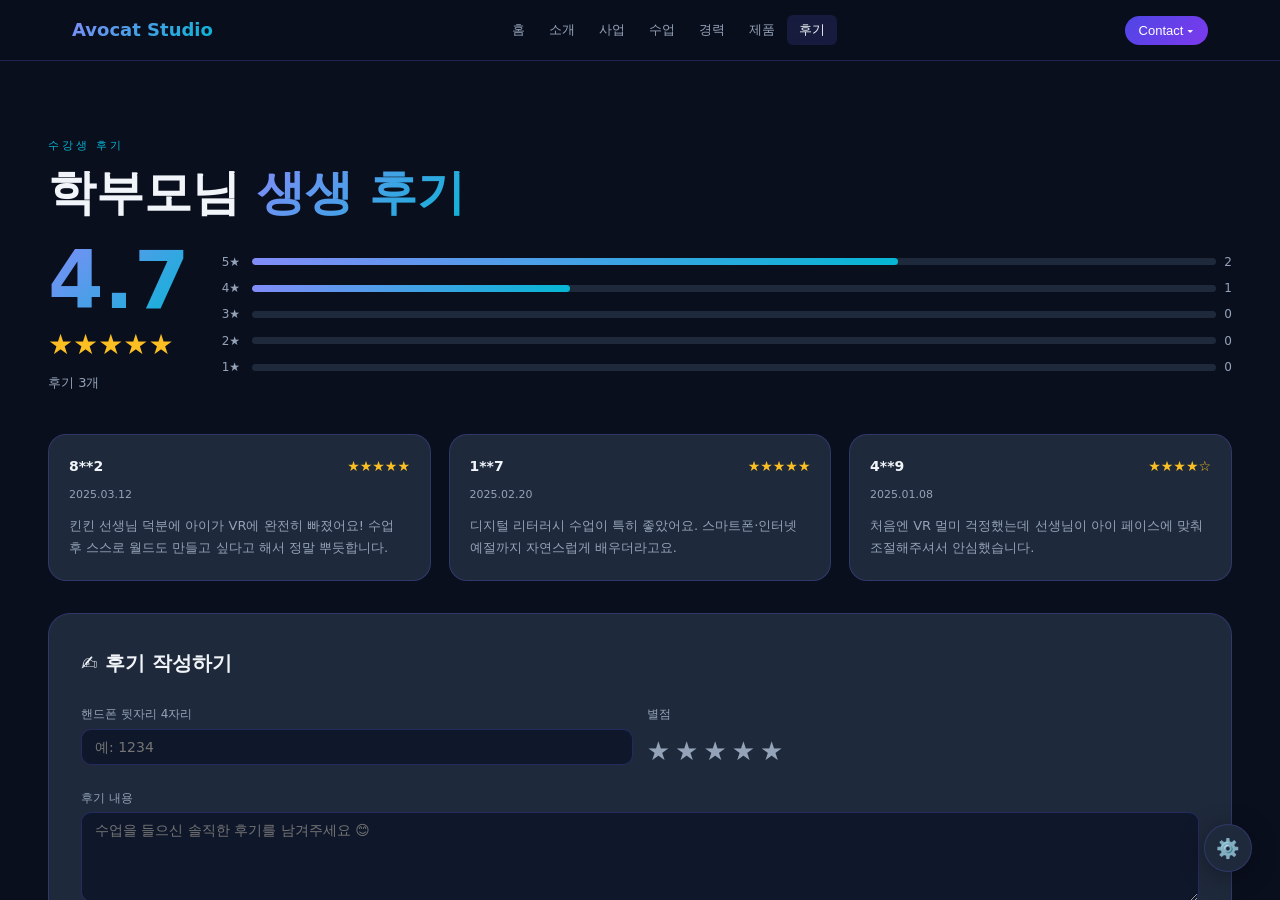
<file: reviews.html>
<!DOCTYPE html>
<html lang="ko">
<head>
<meta charset="UTF-8">
<meta name="viewport" content="width=device-width,initial-scale=1.0">
<title>Avocat Studio | 후기</title>
<link rel="stylesheet" href="style.css">
</head>
<body>


<!-- CANVAS BG (shared) -->
<canvas id="hero-canvas"></canvas>
<div class="particles" id="particles"></div>

<!-- ─── NAV ─── -->
<nav>
  <div class="nav-inner">
    <div class="logo" onclick="goPage(0)">Avocat Studio</div>
    <ul class="nav-links">
      <li><button onclick="goPage(0)" id="nb0">홈</button></li>
      <li><button onclick="goPage(1)" id="nb1">소개</button></li>
      <li><button onclick="goPage(2)" id="nb2">사업</button></li>
      <li><button onclick="goPage(3)" id="nb3">수업</button></li>
      <li><button onclick="goPage(4)" id="nb4">경력</button></li>
      <li><button onclick="goPage(5)" id="nb5">제품</button></li>
      <li><button onclick="goPage(6)" id="nb6">후기</button></li>
    </ul>
    <div class="contact-wrap">
      <button class="contact-btn" onclick="toggleSns()">Contact ▾</button>
      <div class="sns-dropdown" id="sns-drop">
        <button class="sns-item" id="nav-ig">📸 인스타그램</button>
        <button class="sns-item" id="nav-yt">▶️ 유튜브</button>
        <button class="sns-item" id="nav-kk">💬 카카오톡</button>
        <button class="sns-item" id="nav-em">✉️ 이메일</button>
      </div>
    </div>
    <button class="hamburger" onclick="toggleMobile()"><span></span><span></span><span></span></button>
  </div>
</nav>
<div class="mobile-menu" id="mobile-menu">
  <button onclick="goPage(0);toggleMobile()">🏠 홈</button>
  <button onclick="goPage(1);toggleMobile()">👩‍🏫 강사 소개</button>
  <button onclick="goPage(2);toggleMobile()">🌐 사업 소개</button>
  <button onclick="goPage(3);toggleMobile()">📚 수업 안내</button>
  <button onclick="goPage(4);toggleMobile()">🏆 경력</button>
  <button onclick="goPage(5);toggleMobile()">🛒 제품 & 링크</button>
  <button onclick="goPage(6);toggleMobile()">⭐ 후기</button>
  <div class="mobile-sns">
    <button id="mob-ig">📸</button><button id="mob-yt">▶️</button>
    <button id="mob-kk">💬</button><button id="mob-em">✉️</button>
  </div>
</div>


<!-- ════ PAGE 6: REVIEWS ════ -->
<div class="page active" id="page-reviews">
  <div class="sec-wrap">
    <div class="container">
      <div class="section-label reveal">수강생 후기</div>
      <h2 class="section-title reveal">학부모님 <span class="grad-text">생생 후기</span></h2>
      <div class="review-header-grid reveal">
        <div><div class="big-score" id="avg-score">4.8</div><div class="avg-stars" id="avg-stars">★★★★★</div><div style="font-size:13px;color:var(--muted)" id="rv-count">후기 3개</div></div>
        <div class="stars-breakdown" id="bars-wrap"></div>
      </div>
      <div class="review-cards-grid" id="review-cards"></div>
      <div class="write-box reveal">
        <h3>✍️ 후기 작성하기</h3>
        <div style="display:grid;gap:.85rem;margin-top:1rem">
          <div class="rv-row">
            <div class="rv-field"><label>핸드폰 뒷자리 4자리</label><input id="rv-phone" type="text" maxlength="4" placeholder="예: 1234" inputmode="numeric"></div>
            <div class="rv-field"><label>별점</label><div class="star-pick" id="star-pick"><span data-v="1">★</span><span data-v="2">★</span><span data-v="3">★</span><span data-v="4">★</span><span data-v="5">★</span></div></div>
          </div>
          <div class="rv-field"><label>후기 내용</label><textarea id="rv-text" placeholder="수업을 들으신 솔직한 후기를 남겨주세요 😊"></textarea></div>
          <div><button class="rv-submit" onclick="submitReview()">후기 등록하기</button></div>
        </div>
      </div>
    </div>
  </div>
</div>
<!-- ADMIN FAB -->
<button class="admin-fab" onclick="openAdmin()" title="관리자">⚙️</button>

<!-- ADMIN OVERLAY -->
<div id="admin-overlay">
  <div class="admin-box">
    <div id="admin-pw-view" class="pw-box">
      <div style="font-size:20px;font-weight:700;margin-bottom:.75rem">🔒 관리자 로그인</div>
      <p style="font-size:13px;color:var(--muted);margin-bottom:1.25rem">비밀번호를 입력하세요</p>
      <input type="password" id="pw-input" placeholder="비밀번호" onkeydown="if(event.key==='Enter')checkPw()">
      <button class="pw-btn" onclick="checkPw()">확인</button>
      <p id="pw-err" style="color:#f87171;font-size:13px;margin-top:.75rem;display:none">비밀번호가 틀렸습니다</p>
      <br><button onclick="closeAdmin()" style="background:none;border:none;color:var(--muted);font-size:13px;margin-top:.85rem;cursor:pointer">취소</button>
    </div>
    <div id="admin-panel" style="display:none">
      <div class="admin-title">⚙️ 관리자 패널<button class="admin-close" onclick="closeAdmin()">×</button></div>
      <div class="admin-tabs">
        <button class="admin-tab active" onclick="switchATab(0)">Hero</button>
        <button class="admin-tab" onclick="switchATab(1)">수업</button>
        <button class="admin-tab" onclick="switchATab(2)">제품</button>
        <button class="admin-tab" onclick="switchATab(3)">SNS</button>
      </div>
      <div class="admin-pane active" id="at0">
        <div class="asec"><div class="asec-title">Hero 텍스트</div>
          <div class="afield"><label>제목 줄 1</label><input id="a-h1" value="미래를 여는"></div>
          <div class="afield"><label>강조 문구</label><input id="a-h2" value="VR 세상으로"></div>
          <div class="afield"><label>소개 문구</label><textarea id="a-desc">아동을 위한 맞춤형 VR 수업과 메타버스 월드 제작 경험을 제공합니다.</textarea></div>
        </div>
        <div class="asec"><div class="asec-title">통계</div>
          <div class="arow"><div class="afield"><label>경력</label><input id="a-s1" value="4년+"></div><div class="afield"><label>수강생</label><input id="a-s2" value="200+"></div></div>
          <div class="afield"><label>제작 월드</label><input id="a-s3" value="50+"></div>
        </div>
        <button class="asave" onclick="saveHero()">Hero 저장</button>
      </div>
      <div class="admin-pane" id="at1"><div class="asec"><div class="asec-title">수업 카드</div><div id="class-editor"></div></div><button class="asave" onclick="saveClasses()">수업 저장</button></div>
      <div class="admin-pane" id="at2"><div class="asec"><div class="asec-title">제품 편집</div><div id="prod-editor"></div></div><button class="asave" onclick="saveProducts()">제품 저장</button></div>
      <div class="admin-pane" id="at3">
        <div class="asec"><div class="asec-title">SNS & 연락처</div>
          <div class="afield"><label>인스타그램 URL</label><input id="a-ig" placeholder="https://instagram.com/..."></div>
          <div class="afield"><label>유튜브 URL</label><input id="a-yt" placeholder="https://youtube.com/..."></div>
          <div class="afield"><label>카카오톡 채널</label><input id="a-kk" placeholder="https://pf.kakao.com/..."></div>
          <div class="afield"><label>이메일</label><input id="a-em" placeholder="your@email.com"></div>
        </div>
        <button class="asave" onclick="saveSNS()">SNS 저장</button>
      </div>
    </div>
  </div>
</div>


<script>window.ACTIVE_PAGE_INDEX=6;</script>
<script src="script.js"></script>
</body>
</html>
</file>
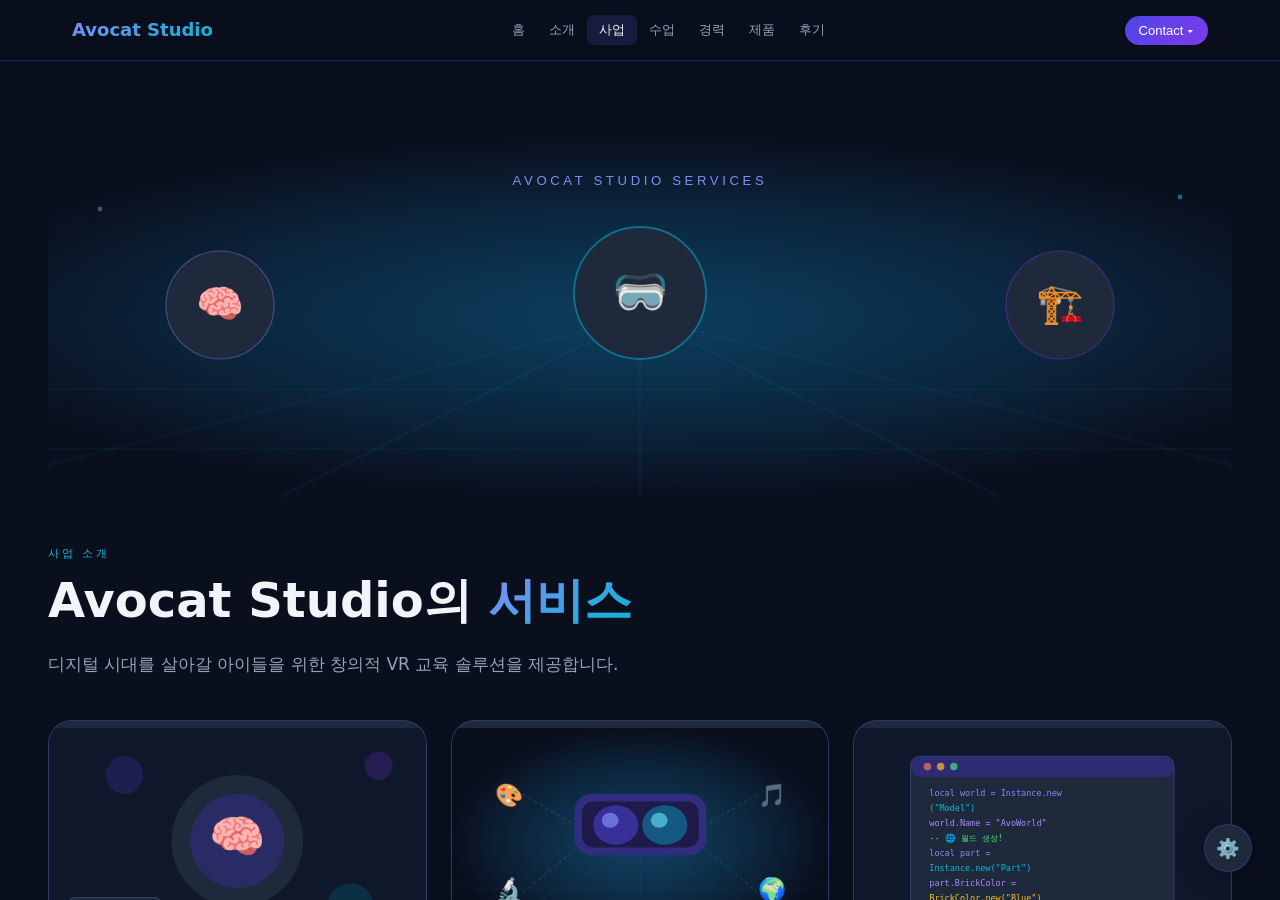
<file: services.html>
<!DOCTYPE html>
<html lang="ko">
<head>
<meta charset="UTF-8">
<meta name="viewport" content="width=device-width,initial-scale=1.0">
<title>Avocat Studio | 사업</title>
<link rel="stylesheet" href="style.css">
</head>
<body>


<!-- CANVAS BG (shared) -->
<canvas id="hero-canvas"></canvas>
<div class="particles" id="particles"></div>

<!-- ─── NAV ─── -->
<nav>
  <div class="nav-inner">
    <div class="logo" onclick="goPage(0)">Avocat Studio</div>
    <ul class="nav-links">
      <li><button onclick="goPage(0)" id="nb0">홈</button></li>
      <li><button onclick="goPage(1)" id="nb1">소개</button></li>
      <li><button onclick="goPage(2)" id="nb2">사업</button></li>
      <li><button onclick="goPage(3)" id="nb3">수업</button></li>
      <li><button onclick="goPage(4)" id="nb4">경력</button></li>
      <li><button onclick="goPage(5)" id="nb5">제품</button></li>
      <li><button onclick="goPage(6)" id="nb6">후기</button></li>
    </ul>
    <div class="contact-wrap">
      <button class="contact-btn" onclick="toggleSns()">Contact ▾</button>
      <div class="sns-dropdown" id="sns-drop">
        <button class="sns-item" id="nav-ig">📸 인스타그램</button>
        <button class="sns-item" id="nav-yt">▶️ 유튜브</button>
        <button class="sns-item" id="nav-kk">💬 카카오톡</button>
        <button class="sns-item" id="nav-em">✉️ 이메일</button>
      </div>
    </div>
    <button class="hamburger" onclick="toggleMobile()"><span></span><span></span><span></span></button>
  </div>
</nav>
<div class="mobile-menu" id="mobile-menu">
  <button onclick="goPage(0);toggleMobile()">🏠 홈</button>
  <button onclick="goPage(1);toggleMobile()">👩‍🏫 강사 소개</button>
  <button onclick="goPage(2);toggleMobile()">🌐 사업 소개</button>
  <button onclick="goPage(3);toggleMobile()">📚 수업 안내</button>
  <button onclick="goPage(4);toggleMobile()">🏆 경력</button>
  <button onclick="goPage(5);toggleMobile()">🛒 제품 & 링크</button>
  <button onclick="goPage(6);toggleMobile()">⭐ 후기</button>
  <div class="mobile-sns">
    <button id="mob-ig">📸</button><button id="mob-yt">▶️</button>
    <button id="mob-kk">💬</button><button id="mob-em">✉️</button>
  </div>
</div>


<!-- ════ PAGE 2: SERVICES ════ -->
<div class="page active" id="page-services">
  <div class="sec-wrap">
    <div class="container">
      <div class="svc-hero reveal">
        <svg viewBox="0 0 1200 300" preserveAspectRatio="xMidYMid slice" xmlns="http://www.w3.org/2000/svg">
          <defs><radialGradient id="sg1" cx="50%" cy="50%"><stop offset="0%" stop-color="#0C4A6E" stop-opacity=".8"/><stop offset="100%" stop-color="#0A0F1E"/></radialGradient></defs>
          <rect width="1200" height="300" fill="#0A0F1E"/><rect width="1200" height="300" fill="url(#sg1)"/>
          <g stroke="#06B6D4" stroke-opacity=".1" stroke-width="1"><line x1="600" y1="150" x2="0" y2="300"/><line x1="600" y1="150" x2="300" y2="300"/><line x1="600" y1="150" x2="600" y2="300"/><line x1="600" y1="150" x2="900" y2="300"/><line x1="600" y1="150" x2="1200" y2="300"/><line x1="0" y1="210" x2="1200" y2="210"/><line x1="0" y1="260" x2="1200" y2="260"/></g>
          <!-- 3 icons -->
          <g transform="translate(250,140)"><circle cx="0" cy="0" r="45" fill="#1E293B" stroke="#818CF8" stroke-width="1" stroke-opacity=".4"/><text x="0" y="10" text-anchor="middle" font-size="32">🧠</text></g>
          <g transform="translate(600,130)"><circle cx="0" cy="0" r="55" fill="#1E293B" stroke="#06B6D4" stroke-width="1.5" stroke-opacity=".5"/><text x="0" y="12" text-anchor="middle" font-size="38">🥽</text></g>
          <g transform="translate(950,140)"><circle cx="0" cy="0" r="45" fill="#1E293B" stroke="#7C3AED" stroke-width="1" stroke-opacity=".4"/><text x="0" y="10" text-anchor="middle" font-size="32">🏗️</text></g>
          <text x="600" y="40" text-anchor="middle" fill="#818CF8" font-size="11" font-family="sans-serif" letter-spacing="3" text-transform="uppercase">AVOCAT STUDIO SERVICES</text>
          <circle cx="150" cy="60" r="2" fill="#818CF8" opacity=".5"/><circle cx="1050" cy="50" r="2" fill="#06B6D4" opacity=".6"/>
        </svg>
      </div>
      <div class="section-label reveal">사업 소개</div>
      <h2 class="section-title reveal">Avocat Studio의 <span class="grad-text">서비스</span></h2>
      <p class="section-desc reveal">디지털 시대를 살아갈 아이들을 위한 창의적 VR 교육 솔루션을 제공합니다.</p>
      <div class="svc-big-grid" style="margin-top:2.5rem">
        <div class="svc-big-card reveal" style="transition-delay:.1s">
          <div class="svc-img">
            <svg viewBox="0 0 400 240" xmlns="http://www.w3.org/2000/svg"><rect width="400" height="240" fill="#0F172A"/><circle cx="200" cy="120" r="70" fill="#1E293B"/><circle cx="200" cy="120" r="50" fill="#312E81" fill-opacity=".6"/><text x="200" y="132" text-anchor="middle" font-size="48">🧠</text><circle cx="80" cy="50" r="20" fill="#4F46E5" fill-opacity=".2"/><circle cx="320" cy="190" r="25" fill="#06B6D4" fill-opacity=".15"/><rect x="20" y="180" width="100" height="40" rx="8" fill="#1E293B" stroke="#818CF8" stroke-width=".8" stroke-opacity=".4"/><text x="70" y="196" text-anchor="middle" fill="#818CF8" font-size="9" font-family="sans-serif">디지털 시민</text><text x="70" y="210" text-anchor="middle" fill="#94A3B8" font-size="9" font-family="sans-serif">안전·윤리 교육</text><circle cx="350" cy="40" r="15" fill="#7C3AED" fill-opacity=".2"/></svg>
          </div>
          <div class="svc-body">
            <div class="svc-body-icon">🧠</div>
            <div class="svc-body-title">디지털 리터러시 & 윤리 교육</div>
            <div class="svc-body-desc">디지털 시민으로서의 책임감과 올바른 미디어 활용 능력을 키웁니다. VR 환경에서의 안전한 소통 방법, 개인정보 보호, AI·메타버스 윤리를 아이들의 눈높이에 맞춰 가르칩니다.</div>
            <div class="svc-tags"><span class="svc-tag">디지털 안전</span><span class="svc-tag">미디어 리터러시</span><span class="svc-tag">AI 윤리</span><span class="svc-tag">메타버스 예절</span></div>
          </div>
        </div>
        <div class="svc-big-card reveal" style="transition-delay:.25s">
          <div class="svc-img">
            <svg viewBox="0 0 400 240" xmlns="http://www.w3.org/2000/svg">
              <defs><radialGradient id="simg2" cx="50%" cy="50%"><stop offset="0%" stop-color="#0C4A6E" stop-opacity=".8"/><stop offset="100%" stop-color="#0A0F1E"/></radialGradient></defs>
              <rect width="400" height="240" fill="url(#simg2)"/>
              <g stroke="#06B6D4" stroke-opacity=".08"><line x1="200" y1="120" x2="0" y2="240"/><line x1="200" y1="120" x2="200" y2="240"/><line x1="200" y1="120" x2="400" y2="240"/><line x1="0" y1="170" x2="400" y2="170"/></g>
              <!-- VR headset center -->
              <rect x="130" y="70" width="140" height="65" rx="18" fill="#312E81"/><rect x="138" y="78" width="124" height="49" rx="12" fill="#1E1B4B"/>
              <ellipse cx="174" cy="103" rx="24" ry="21" fill="#4F46E5" opacity=".5"/><ellipse cx="226" cy="103" rx="24" ry="21" fill="#06B6D4" opacity=".4"/>
              <ellipse cx="168" cy="98" rx="9" ry="8" fill="#818CF8" opacity=".7"/><ellipse cx="220" cy="98" rx="9" ry="8" fill="#67E8F9" opacity=".6"/>
              <!-- subject icons -->
              <text x="60" y="80" text-anchor="middle" font-size="24">🎨</text><text x="340" y="80" text-anchor="middle" font-size="24">🎵</text>
              <text x="60" y="180" text-anchor="middle" font-size="24">🔬</text><text x="340" y="180" text-anchor="middle" font-size="24">🌍</text>
              <!-- connecting lines -->
              <line x1="75" y1="70" x2="130" y2="103" stroke="#818CF8" stroke-opacity=".3" stroke-dasharray="4 3"/><line x1="325" y1="70" x2="270" y2="103" stroke="#06B6D4" stroke-opacity=".3" stroke-dasharray="4 3"/>
              <line x1="75" y1="175" x2="130" y2="130" stroke="#818CF8" stroke-opacity=".3" stroke-dasharray="4 3"/><line x1="325" y1="175" x2="270" y2="130" stroke="#06B6D4" stroke-opacity=".3" stroke-dasharray="4 3"/>
            </svg>
          </div>
          <div class="svc-body">
            <div class="svc-body-icon">🥽</div>
            <div class="svc-body-title">메타버스 VR 수업 & 체험</div>
            <div class="svc-body-desc">VR 기기를 활용한 안전·미술·음악·과학·사회 등 교과 연계 수업과 체험 프로그램을 운영합니다. 가상공간에서 불가능했던 현장학습을 실현합니다.</div>
            <div class="svc-tags"><span class="svc-tag">VR 체험</span><span class="svc-tag">미술·음악</span><span class="svc-tag">과학·사회</span><span class="svc-tag">안전교육</span></div>
          </div>
        </div>
        <div class="svc-big-card reveal" style="transition-delay:.4s">
          <div class="svc-img">
            <svg viewBox="0 0 400 240" xmlns="http://www.w3.org/2000/svg"><rect width="400" height="240" fill="#0F172A"/>
              <g stroke="#7C3AED" stroke-opacity=".1"><line x1="200" y1="120" x2="0" y2="240"/><line x1="200" y1="120" x2="200" y2="240"/><line x1="200" y1="120" x2="400" y2="240"/></g>
              <!-- code editor mockup -->
              <rect x="60" y="30" width="280" height="180" rx="10" fill="#1E293B" stroke="#818CF8" stroke-width=".8" stroke-opacity=".4"/>
              <rect x="60" y="30" width="280" height="22" rx="10" fill="#312E81" fill-opacity=".8"/>
              <circle cx="78" cy="41" r="4" fill="#f87171" opacity=".7"/><circle cx="92" cy="41" r="4" fill="#fbbf24" opacity=".7"/><circle cx="106" cy="41" r="4" fill="#4ade80" opacity=".7"/>
              <text x="80" y="72" fill="#818CF8" font-size="9" font-family="monospace">local world = Instance.new</text>
              <text x="80" y="88" fill="#06B6D4" font-size="9" font-family="monospace">  ("Model")</text>
              <text x="80" y="104" fill="#A78BFA" font-size="9" font-family="monospace">world.Name = "AvoWorld"</text>
              <text x="80" y="120" fill="#4ade80" font-size="9" font-family="monospace">-- 🌐 월드 생성!</text>
              <text x="80" y="136" fill="#818CF8" font-size="9" font-family="monospace">local part = </text>
              <text x="80" y="152" fill="#06B6D4" font-size="9" font-family="monospace">  Instance.new("Part")</text>
              <text x="80" y="168" fill="#A78BFA" font-size="9" font-family="monospace">part.BrickColor = </text>
              <text x="80" y="184" fill="#fbbf24" font-size="9" font-family="monospace">  BrickColor.new("Blue")</text>
            </svg>
          </div>
          <div class="svc-body">
            <div class="svc-body-icon">🏗️</div>
            <div class="svc-body-title">VR 코딩 수업 & 월드·의상 제작</div>
            <div class="svc-body-desc">Roblox Studio 등을 활용한 VR 코딩 교육과 함께, 교육용·상업용 메타버스 월드 및 아바타 의상을 직접 제작·판매합니다.</div>
            <div class="svc-tags"><span class="svc-tag">Lua 코딩</span><span class="svc-tag">월드 제작</span><span class="svc-tag">의상 디자인</span><span class="svc-tag">Roblox</span></div>
          </div>
        </div>
      </div>
    </div>
  </div>
</div>
<!-- ADMIN FAB -->
<button class="admin-fab" onclick="openAdmin()" title="관리자">⚙️</button>

<!-- ADMIN OVERLAY -->
<div id="admin-overlay">
  <div class="admin-box">
    <div id="admin-pw-view" class="pw-box">
      <div style="font-size:20px;font-weight:700;margin-bottom:.75rem">🔒 관리자 로그인</div>
      <p style="font-size:13px;color:var(--muted);margin-bottom:1.25rem">비밀번호를 입력하세요</p>
      <input type="password" id="pw-input" placeholder="비밀번호" onkeydown="if(event.key==='Enter')checkPw()">
      <button class="pw-btn" onclick="checkPw()">확인</button>
      <p id="pw-err" style="color:#f87171;font-size:13px;margin-top:.75rem;display:none">비밀번호가 틀렸습니다</p>
      <br><button onclick="closeAdmin()" style="background:none;border:none;color:var(--muted);font-size:13px;margin-top:.85rem;cursor:pointer">취소</button>
    </div>
    <div id="admin-panel" style="display:none">
      <div class="admin-title">⚙️ 관리자 패널<button class="admin-close" onclick="closeAdmin()">×</button></div>
      <div class="admin-tabs">
        <button class="admin-tab active" onclick="switchATab(0)">Hero</button>
        <button class="admin-tab" onclick="switchATab(1)">수업</button>
        <button class="admin-tab" onclick="switchATab(2)">제품</button>
        <button class="admin-tab" onclick="switchATab(3)">SNS</button>
      </div>
      <div class="admin-pane active" id="at0">
        <div class="asec"><div class="asec-title">Hero 텍스트</div>
          <div class="afield"><label>제목 줄 1</label><input id="a-h1" value="미래를 여는"></div>
          <div class="afield"><label>강조 문구</label><input id="a-h2" value="VR 세상으로"></div>
          <div class="afield"><label>소개 문구</label><textarea id="a-desc">아동을 위한 맞춤형 VR 수업과 메타버스 월드 제작 경험을 제공합니다.</textarea></div>
        </div>
        <div class="asec"><div class="asec-title">통계</div>
          <div class="arow"><div class="afield"><label>경력</label><input id="a-s1" value="4년+"></div><div class="afield"><label>수강생</label><input id="a-s2" value="200+"></div></div>
          <div class="afield"><label>제작 월드</label><input id="a-s3" value="50+"></div>
        </div>
        <button class="asave" onclick="saveHero()">Hero 저장</button>
      </div>
      <div class="admin-pane" id="at1"><div class="asec"><div class="asec-title">수업 카드</div><div id="class-editor"></div></div><button class="asave" onclick="saveClasses()">수업 저장</button></div>
      <div class="admin-pane" id="at2"><div class="asec"><div class="asec-title">제품 편집</div><div id="prod-editor"></div></div><button class="asave" onclick="saveProducts()">제품 저장</button></div>
      <div class="admin-pane" id="at3">
        <div class="asec"><div class="asec-title">SNS & 연락처</div>
          <div class="afield"><label>인스타그램 URL</label><input id="a-ig" placeholder="https://instagram.com/..."></div>
          <div class="afield"><label>유튜브 URL</label><input id="a-yt" placeholder="https://youtube.com/..."></div>
          <div class="afield"><label>카카오톡 채널</label><input id="a-kk" placeholder="https://pf.kakao.com/..."></div>
          <div class="afield"><label>이메일</label><input id="a-em" placeholder="your@email.com"></div>
        </div>
        <button class="asave" onclick="saveSNS()">SNS 저장</button>
      </div>
    </div>
  </div>
</div>


<script>window.ACTIVE_PAGE_INDEX=2;</script>
<script src="script.js"></script>
</body>
</html>
</file>
<file: style.css>
*{margin:0;padding:0;box-sizing:border-box}
:root{--pri:#4F46E5;--sec:#7C3AED;--acc:#06B6D4;--bg:#0A0F1E;--bg2:#0F172A;--bg3:#1E293B;--text:#F1F5F9;--muted:#94A3B8;--border:rgba(99,102,241,0.25)}
html,body{height:100%;overflow:hidden}
body{background:var(--bg);color:var(--text);font-family:'Segoe UI',system-ui,sans-serif;line-height:1.7}

/* ─── PAGE SYSTEM ─── */
.page{position:fixed;inset:0;overflow-y:auto;overflow-x:hidden;opacity:0;pointer-events:none;transition:opacity .6s ease,transform .6s ease;transform:translateY(30px);z-index:1}
.page.active{opacity:1;pointer-events:all;transform:translateY(0);z-index:2}
.page.exit-up{opacity:0;transform:translateY(-30px);z-index:1}
.page.exit-down{opacity:0;transform:translateY(30px);z-index:1}

/* ─── NAV ─── */
nav{position:fixed;top:0;left:0;right:0;z-index:500;background:rgba(10,15,30,.88);backdrop-filter:blur(14px);border-bottom:1px solid var(--border)}
.nav-inner{max-width:1200px;margin:auto;display:flex;align-items:center;justify-content:space-between;height:60px;padding:0 clamp(1rem,4vw,2rem);gap:1rem}
.logo{font-size:clamp(14px,2.5vw,18px);font-weight:700;background:linear-gradient(135deg,#818CF8,#06B6D4);-webkit-background-clip:text;-webkit-text-fill-color:transparent;cursor:pointer;white-space:nowrap}
.nav-links{display:flex;gap:0;list-style:none}
.nav-links li button{background:none;border:none;color:var(--muted);font-size:clamp(11px,1.4vw,13px);padding:6px clamp(6px,1.2vw,12px);cursor:pointer;transition:color .2s;white-space:nowrap;font-family:inherit;border-radius:6px}
.nav-links li button:hover,.nav-links li button.active{color:var(--text)}
.nav-links li button.active{background:rgba(99,102,241,.15)}
.contact-wrap{position:relative}
.contact-btn{background:linear-gradient(135deg,var(--pri),var(--sec));border:none;color:#fff;padding:7px 14px;border-radius:20px;font-size:clamp(11px,1.3vw,13px);cursor:pointer;white-space:nowrap}
.sns-dropdown{position:absolute;top:calc(100% + 10px);right:0;background:var(--bg2);border:1px solid var(--border);border-radius:14px;padding:.6rem;display:none;flex-direction:column;gap:.4rem;min-width:170px;z-index:600;box-shadow:0 8px 30px rgba(0,0,0,.5)}
.sns-dropdown.open{display:flex}
.sns-item{display:flex;align-items:center;gap:9px;padding:8px 11px;border-radius:9px;font-size:13px;cursor:pointer;border:none;background:none;color:var(--text);width:100%;transition:background .2s}
.sns-item:hover{background:rgba(99,102,241,.15)}
.hamburger{display:none;flex-direction:column;gap:5px;cursor:pointer;background:none;border:none;padding:4px}
.hamburger span{display:block;width:22px;height:2px;background:var(--text);border-radius:2px;transition:all .3s}
.mobile-menu{display:none;position:fixed;top:60px;left:0;right:0;background:rgba(10,15,30,.97);backdrop-filter:blur(12px);border-bottom:1px solid var(--border);padding:1rem 1.5rem;z-index:490;flex-direction:column;gap:.4rem}
.mobile-menu.open{display:flex}
.mobile-menu button{background:none;border:none;color:var(--muted);font-size:15px;padding:.55rem 0;border-bottom:1px solid rgba(255,255,255,.05);text-align:left;cursor:pointer;font-family:inherit;width:100%}
.mobile-sns{display:flex;flex-wrap:wrap;gap:.5rem;margin-top:.6rem}
.mobile-sns button{background:rgba(99,102,241,.15);border:1px solid var(--border);color:var(--text);padding:7px 12px;border-radius:10px;font-size:12px;cursor:pointer}
@media(max-width:768px){.nav-links{display:none}.hamburger{display:flex}}
@media(max-width:480px){.contact-wrap{display:none}}

/* ─── SCROLL ANIMATIONS ─── */
.reveal{opacity:0;transform:translateY(40px);transition:opacity .7s ease,transform .7s ease}
.reveal.visible{opacity:1;transform:translateY(0)}
.reveal-left{opacity:0;transform:translateX(-50px);transition:opacity .7s ease,transform .7s ease}
.reveal-left.visible{opacity:1;transform:translateX(0)}
.reveal-right{opacity:0;transform:translateX(50px);transition:opacity .7s ease,transform .7s ease}
.reveal-right.visible{opacity:1;transform:translateX(0)}
.reveal-scale{opacity:0;transform:scale(.88);transition:opacity .7s ease,transform .7s ease}
.reveal-scale.visible{opacity:1;transform:scale(1)}

/* ─── COMMON SECTION ─── */
.sec-wrap{padding:clamp(80px,10vw,120px) clamp(1rem,5vw,3rem) clamp(40px,5vw,80px);min-height:100vh;padding-top:calc(60px + clamp(40px,6vw,80px))}
.container{max-width:1200px;margin:auto}
.section-label{font-size:11px;letter-spacing:3px;color:var(--acc);text-transform:uppercase;margin-bottom:10px}
.section-title{font-size:clamp(26px,4.5vw,48px);font-weight:800;line-height:1.15;margin-bottom:1.25rem}
.section-desc{color:var(--muted);font-size:clamp(14px,1.8vw,17px);max-width:640px;line-height:1.85}
.grad-text{background:linear-gradient(135deg,#818CF8 0%,#06B6D4 60%,#A78BFA 100%);background-size:200% auto;-webkit-background-clip:text;-webkit-text-fill-color:transparent;animation:shimmer 4s linear infinite}
@keyframes shimmer{0%{background-position:0%}100%{background-position:200%}}

/* ─── BTN ─── */
.btn-pri{background:linear-gradient(135deg,var(--pri),var(--sec));border:none;color:#fff;padding:clamp(10px,2vw,14px) clamp(20px,3vw,32px);border-radius:30px;font-size:clamp(13px,1.6vw,15px);font-weight:600;cursor:pointer;position:relative;overflow:hidden;transition:transform .2s,box-shadow .2s}
.btn-pri::after{content:'';position:absolute;inset:0;background:linear-gradient(135deg,transparent,rgba(255,255,255,.18),transparent);transform:translateX(-100%);transition:transform .5s}
.btn-pri:hover{transform:translateY(-3px);box-shadow:0 14px 40px rgba(79,70,229,.5)}
.btn-pri:hover::after{transform:translateX(100%)}
.btn-sec{background:transparent;border:1px solid rgba(129,140,248,.4);color:var(--text);padding:clamp(10px,2vw,14px) clamp(20px,3vw,32px);border-radius:30px;font-size:clamp(13px,1.6vw,15px);cursor:pointer;transition:all .2s}
.btn-sec:hover{border-color:#818CF8;background:rgba(99,102,241,.1);transform:translateY(-2px)}

/* ════════════════════════
   PAGE 0 — HERO
════════════════════════ */
#page-home{background:var(--bg)}
#hero-canvas{position:fixed;inset:0;z-index:0;pointer-events:none}
.particles{position:fixed;inset:0;z-index:0;pointer-events:none}
.p{position:absolute;border-radius:50%;animation:floatp linear infinite;opacity:0}
@keyframes floatp{0%{transform:translateY(110vh) scale(0);opacity:0}10%{opacity:.8}90%{opacity:.3}100%{transform:translateY(-10vh) scale(1.3);opacity:0}}

.hero-wrap{position:relative;z-index:3;min-height:100vh;display:flex;align-items:center;padding:clamp(1rem,5vw,3rem);padding-top:calc(60px + clamp(2rem,5vw,4rem))}
.hero-inner{max-width:1200px;margin:auto;width:100%;display:grid;grid-template-columns:1fr 1fr;gap:clamp(2rem,5vw,4rem);align-items:center}
@media(max-width:800px){.hero-inner{grid-template-columns:1fr}}

.hero-badge{display:inline-flex;align-items:center;gap:8px;background:rgba(99,102,241,.18);border:1px solid rgba(129,140,248,.4);padding:6px 16px;border-radius:20px;font-size:clamp(11px,1.4vw,13px);color:#818CF8;margin-bottom:1.5rem;animation:fadeUp .8s .2s both}
.hero-dot{width:7px;height:7px;border-radius:50%;background:#06B6D4;animation:pulse 2s infinite}
@keyframes pulse{0%,100%{opacity:1;box-shadow:0 0 0 0 rgba(6,182,212,.6)}50%{opacity:.5;box-shadow:0 0 0 8px rgba(6,182,212,0)}}
.hero-title{font-size:clamp(32px,5.5vw,72px);font-weight:800;line-height:1.08;margin-bottom:1.25rem;animation:fadeUp .8s .35s both}
.hero-sub{color:var(--muted);font-size:clamp(14px,1.8vw,18px);max-width:480px;margin-bottom:2rem;line-height:1.85;animation:fadeUp .8s .5s both}
.hero-btns{display:flex;gap:.85rem;flex-wrap:wrap;animation:fadeUp .8s .65s both}
.hero-stats{display:flex;gap:clamp(1.5rem,4vw,3rem);margin-top:2.5rem;flex-wrap:wrap;animation:fadeUp .8s .8s both}
.stat-num{font-size:clamp(24px,4vw,38px);font-weight:800;background:linear-gradient(135deg,#818CF8,#06B6D4);-webkit-background-clip:text;-webkit-text-fill-color:transparent}
.stat-label{font-size:clamp(11px,1.3vw,13px);color:var(--muted)}
@keyframes fadeUp{from{opacity:0;transform:translateY(28px)}to{opacity:1;transform:translateY(0)}}

/* hero visual side */
.hero-visual{position:relative;animation:fadeUp .9s .4s both}
.hero-vr-scene{width:100%;max-width:500px;margin:auto}
.hv-card{background:rgba(15,23,42,.82);border:1px solid rgba(129,140,248,.3);border-radius:18px;padding:1.25rem;backdrop-filter:blur(10px);display:flex;align-items:center;gap:12px;font-size:clamp(12px,1.4vw,14px);transition:transform .3s}
.hv-card:hover{transform:translateY(-4px)}
.hv-card+.hv-card{margin-top:.85rem}
.hv-icon{width:44px;height:44px;border-radius:12px;display:flex;align-items:center;justify-content:center;font-size:20px;flex-shrink:0}
.hv-icon.a{background:rgba(79,70,229,.25)}.hv-icon.b{background:rgba(6,182,212,.25)}.hv-icon.c{background:rgba(124,58,237,.25)}
.hv-card strong{display:block;font-weight:600;font-size:clamp(12px,1.4vw,14px)}
.hv-card span{font-size:clamp(10px,1.2vw,12px);color:var(--muted)}
.fa{animation:floatA 4s ease-in-out infinite}
.fb{animation:floatA 4s ease-in-out 1.4s infinite}
.fc{animation:floatA 4s ease-in-out 2.8s infinite}
@keyframes floatA{0%,100%{transform:translateY(0)}50%{transform:translateY(-12px)}}

/* big VR illus */
.vr-illus{width:100%;max-width:340px;margin:auto 0 1.5rem}
.slide-dots{display:flex;gap:8px;justify-content:center;margin-top:1rem}
.dot{width:8px;height:8px;border-radius:4px;background:rgba(255,255,255,.25);transition:all .3s;cursor:pointer}
.dot.active{width:28px;background:#818CF8}

/* ════════════════════════
   PAGE 1 — ABOUT
════════════════════════ */
#page-about{background:var(--bg2)}
.about-hero-img{width:100%;height:clamp(200px,35vw,420px);border-radius:24px;overflow:hidden;position:relative;margin-bottom:3rem}
.about-hero-img svg{width:100%;height:100%}
.about-grid{display:grid;grid-template-columns:1fr 1fr;gap:clamp(2rem,5vw,5rem);align-items:center}
@media(max-width:700px){.about-grid{grid-template-columns:1fr}}
.about-portrait{position:relative}
.portrait-frame{width:100%;max-width:340px;aspect-ratio:3/4;border-radius:24px;overflow:hidden;border:1px solid var(--border);margin:auto}
.portrait-frame svg{width:100%;height:100%}
.portrait-ring{position:absolute;inset:-14px;border-radius:30px;border:1px solid rgba(99,102,241,.2);animation:spin-ring 14s linear infinite;pointer-events:none}
@keyframes spin-ring{to{transform:rotate(360deg)}}
.portrait-badge{position:absolute;bottom:1.5rem;left:50%;transform:translateX(-50%);background:rgba(10,15,30,.9);border:1px solid var(--border);border-radius:14px;padding:.7rem 1.2rem;text-align:center;backdrop-filter:blur(8px);white-space:nowrap}
.portrait-badge strong{display:block;font-size:15px}
.portrait-badge span{font-size:12px;color:var(--acc)}
.tag-list{display:flex;flex-wrap:wrap;gap:8px;margin-top:1.5rem}
.tag{background:rgba(99,102,241,.12);border:1px solid var(--border);padding:5px 14px;border-radius:20px;font-size:clamp(11px,1.3vw,13px);color:#818CF8}
.about-cards{display:grid;grid-template-columns:1fr 1fr;gap:1rem;margin-top:2rem}
@media(max-width:500px){.about-cards{grid-template-columns:1fr}}
.about-card{background:var(--bg3);border:1px solid var(--border);border-radius:16px;padding:1.2rem;transition:border-color .3s}
.about-card:hover{border-color:#818CF8}
.about-card-icon{font-size:24px;margin-bottom:.6rem}
.about-card-title{font-size:14px;font-weight:600;margin-bottom:.3rem}
.about-card-desc{font-size:13px;color:var(--muted);line-height:1.6}

/* ════════════════════════
   PAGE 2 — SERVICES
════════════════════════ */
#page-services{background:var(--bg)}
.svc-hero{width:100%;height:clamp(180px,30vw,360px);border-radius:24px;overflow:hidden;margin-bottom:3rem;position:relative}
.svc-hero svg{width:100%;height:100%}
.svc-big-grid{display:grid;grid-template-columns:repeat(auto-fit,minmax(min(100%,300px),1fr));gap:1.5rem;margin-top:2.5rem}
.svc-big-card{background:var(--bg3);border:1px solid var(--border);border-radius:24px;overflow:hidden;transition:transform .3s,border-color .3s}
.svc-big-card:hover{transform:translateY(-6px);border-color:#818CF8}
.svc-img{width:100%;height:clamp(160px,22vw,240px);overflow:hidden;position:relative}
.svc-img svg{width:100%;height:100%}
.svc-body{padding:1.5rem}
.svc-body-icon{font-size:28px;margin-bottom:.75rem}
.svc-body-title{font-size:clamp(16px,2vw,20px);font-weight:700;margin-bottom:.6rem}
.svc-body-desc{color:var(--muted);font-size:clamp(13px,1.5vw,14px);line-height:1.8}
.svc-tags{display:flex;flex-wrap:wrap;gap:6px;margin-top:1rem}
.svc-tag{background:rgba(6,182,212,.1);border:1px solid rgba(6,182,212,.25);color:#67E8F9;font-size:11px;padding:3px 10px;border-radius:10px}

/* ════════════════════════
   PAGE 3 — CLASSES
════════════════════════ */
#page-classes{background:var(--bg2)}
.class-grid{display:grid;grid-template-columns:repeat(auto-fit,minmax(min(100%,280px),1fr));gap:1.5rem;margin-top:2.5rem}
.class-card{background:var(--bg3);border:1px solid var(--border);border-radius:22px;overflow:hidden;display:flex;flex-direction:column;transition:transform .3s,border-color .3s}
.class-card:hover{transform:translateY(-5px)}
.class-card.featured{border-color:#818CF8}
.featured-badge{position:absolute;top:1rem;right:1rem;background:linear-gradient(135deg,var(--pri),var(--sec));color:#fff;font-size:11px;font-weight:600;padding:4px 10px;border-radius:10px}
.class-thumb{width:100%;height:clamp(140px,18vw,200px);position:relative;overflow:hidden}
.class-thumb svg{width:100%;height:100%;transition:transform .4s}
.class-card:hover .class-thumb svg{transform:scale(1.05)}
.class-top{padding:1rem 1.25rem .5rem}
.class-name{font-size:clamp(15px,2vw,18px);font-weight:700;margin-bottom:.25rem}
.class-age{font-size:12px;color:var(--acc)}
.class-body{padding:.75rem 1.25rem;flex:1}
.class-price{font-size:clamp(20px,3vw,28px);font-weight:800;color:#818CF8;margin-bottom:.6rem}
.class-price span{font-size:13px;font-weight:400;color:var(--muted)}
.class-desc-t{font-size:13px;color:var(--muted);line-height:1.7;margin-bottom:.8rem}
.class-feat{list-style:none;font-size:13px;color:var(--muted)}
.class-feat li{padding:4px 0;border-bottom:1px solid rgba(255,255,255,.05);display:flex;gap:8px}
.class-feat li::before{content:"✓";color:var(--acc);flex-shrink:0}
.class-cta{margin:auto 1.25rem 1.25rem;display:block;text-align:center;background:linear-gradient(135deg,var(--pri),var(--sec));color:#fff;padding:11px;border-radius:12px;font-size:14px;font-weight:600;cursor:pointer;border:none;width:calc(100% - 2.5rem);transition:opacity .2s}
.class-cta:hover{opacity:.85}

/* ════════════════════════
   PAGE 4 — CAREER
════════════════════════ */
#page-career{background:var(--bg)}
.career-layout{display:grid;grid-template-columns:1fr 1fr;gap:clamp(2rem,5vw,5rem);align-items:start}
@media(max-width:700px){.career-layout{grid-template-columns:1fr}}
.timeline{position:relative;padding-left:1.75rem}
.timeline::before{content:'';position:absolute;left:0;top:0;bottom:0;width:2px;background:linear-gradient(180deg,var(--pri),var(--acc))}
.tl-item{position:relative;margin-bottom:2.5rem;padding-left:1.75rem}
.tl-dot{position:absolute;left:-2.38rem;top:5px;width:14px;height:14px;border-radius:50%;background:linear-gradient(135deg,var(--pri),var(--acc));border:3px solid var(--bg)}
.tl-year{font-size:11px;color:var(--acc);letter-spacing:2px;margin-bottom:5px;font-weight:600}
.tl-title{font-size:clamp(14px,1.8vw,17px);font-weight:700;margin-bottom:5px}
.tl-desc{font-size:13px;color:var(--muted);line-height:1.7}
.career-visual-col{display:flex;flex-direction:column;gap:1rem}
.career-img-main{width:100%;border-radius:20px;overflow:hidden;aspect-ratio:4/3}
.career-img-main svg{width:100%;height:100%}
.career-img-row{display:grid;grid-template-columns:1fr 1fr;gap:1rem}
.career-img-sm{border-radius:16px;overflow:hidden;aspect-ratio:1}
.career-img-sm svg{width:100%;height:100%}
.cert-cards{display:grid;grid-template-columns:1fr 1fr;gap:.85rem;margin-top:1.5rem}
.cert-card{background:var(--bg3);border:1px solid var(--border);border-radius:14px;padding:1rem;transition:border-color .3s}
.cert-card:hover{border-color:var(--acc)}
.cert-icon{font-size:22px;margin-bottom:.4rem}
.cert-title{font-size:13px;font-weight:600;margin-bottom:.2rem}
.cert-year{font-size:11px;color:var(--acc)}

/* ════════════════════════
   PAGE 5 — PRODUCTS
════════════════════════ */
#page-products{background:var(--bg2)}
.prod-hero{width:100%;height:clamp(150px,25vw,300px);border-radius:22px;overflow:hidden;margin-bottom:2.5rem}
.prod-hero svg{width:100%;height:100%}
.cat-tabs{display:flex;gap:.5rem;flex-wrap:wrap;margin:1.5rem 0}
.cat-tab{background:var(--bg3);border:1px solid var(--border);color:var(--muted);padding:8px 18px;border-radius:22px;font-size:13px;cursor:pointer;transition:all .2s;white-space:nowrap}
.cat-tab.active{background:rgba(99,102,241,.2);border-color:#818CF8;color:#818CF8}
.prod-grid{display:grid;grid-template-columns:repeat(auto-fill,minmax(min(100%,220px),1fr));gap:1.1rem}
.prod-card{background:var(--bg3);border:1px solid var(--border);border-radius:18px;overflow:hidden;display:flex;flex-direction:column;transition:border-color .3s,transform .3s}
.prod-card:hover{border-color:var(--acc);transform:translateY(-4px)}
.prod-card-img{width:100%;height:140px;overflow:hidden;position:relative}
.prod-card-img svg{width:100%;height:100%;transition:transform .4s}
.prod-card:hover .prod-card-img svg{transform:scale(1.06)}
.prod-info{padding:1rem}
.prod-name{font-size:14px;font-weight:700;margin-bottom:.3rem}
.prod-desc{font-size:12px;color:var(--muted);line-height:1.6;margin-bottom:.75rem;flex:1}
.prod-link{display:inline-flex;align-items:center;gap:5px;font-size:12px;color:var(--acc);font-weight:600;border:1px solid rgba(6,182,212,.3);padding:5px 12px;border-radius:10px;transition:background .2s}
.prod-link:hover{background:rgba(6,182,212,.1)}

/* ════════════════════════
   PAGE 6 — REVIEWS
════════════════════════ */
#page-reviews{background:var(--bg)}
.review-header-grid{display:grid;grid-template-columns:auto 1fr;gap:2rem;align-items:center;margin-bottom:2.5rem;flex-wrap:wrap}
@media(max-width:600px){.review-header-grid{grid-template-columns:1fr}}
.big-score{font-size:clamp(52px,10vw,80px);font-weight:800;background:linear-gradient(135deg,#818CF8,#06B6D4);-webkit-background-clip:text;-webkit-text-fill-color:transparent;line-height:1}
.avg-stars{font-size:clamp(20px,4vw,28px);color:#FBBF24;margin-bottom:4px}
.bar-row{display:flex;align-items:center;gap:8px;margin-bottom:6px;font-size:12px;color:var(--muted)}
.bar-bg{flex:1;height:7px;background:var(--bg3);border-radius:4px;overflow:hidden;min-width:80px}
.bar-fill{height:100%;background:linear-gradient(90deg,#818CF8,#06B6D4);border-radius:4px;transition:width .8s ease}
.review-cards-grid{display:grid;grid-template-columns:repeat(auto-fill,minmax(min(100%,290px),1fr));gap:1.1rem;margin-bottom:2rem}
.review-card{background:var(--bg3);border:1px solid var(--border);border-radius:18px;padding:1.25rem;transition:border-color .3s}
.review-card:hover{border-color:rgba(129,140,248,.4)}
.rv-header{display:flex;justify-content:space-between;align-items:center;margin-bottom:.4rem}
.rv-author{font-size:14px;font-weight:600}
.rv-stars-disp{color:#FBBF24;font-size:14px}
.rv-date{font-size:11px;color:var(--muted);margin-bottom:.65rem}
.rv-text{font-size:13px;color:var(--muted);line-height:1.75}
.write-box{background:var(--bg3);border:1px solid var(--border);border-radius:22px;padding:clamp(1.25rem,3vw,2rem)}
.write-box h3{font-size:clamp(16px,2vw,20px);font-weight:700;margin-bottom:1.5rem}
.rv-row{display:grid;grid-template-columns:1fr 1fr;gap:.85rem}
@media(max-width:500px){.rv-row{grid-template-columns:1fr}}
.rv-field{margin-bottom:.1rem}
.rv-field label{display:block;font-size:12px;color:var(--muted);margin-bottom:4px}
.rv-field input,.rv-field textarea{width:100%;background:var(--bg2);border:1px solid var(--border);border-radius:10px;padding:9px 13px;color:var(--text);font-size:14px;font-family:inherit;transition:border-color .2s}
.rv-field input:focus,.rv-field textarea:focus{outline:none;border-color:#818CF8}
.rv-field textarea{resize:vertical;min-height:90px}
.star-pick{display:flex;gap:5px;margin-top:3px}
.star-pick span{font-size:26px;cursor:pointer;transition:transform .15s;color:#94A3B8}
.star-pick span.on{color:#FBBF24}
.star-pick span:hover{transform:scale(1.2)}
.rv-submit{background:linear-gradient(135deg,var(--pri),var(--sec));border:none;color:#fff;padding:12px 32px;border-radius:22px;font-size:14px;font-weight:600;cursor:pointer;margin-top:1.25rem;transition:opacity .2s}
.rv-submit:hover{opacity:.85}

/* ─── ADMIN FAB ─── */
.admin-fab{position:fixed;bottom:1.75rem;right:1.75rem;z-index:499;background:var(--bg3);border:1px solid var(--border);color:var(--muted);width:48px;height:48px;border-radius:50%;display:flex;align-items:center;justify-content:center;font-size:19px;cursor:pointer;box-shadow:0 4px 24px rgba(0,0,0,.35);transition:border-color .2s,color .2s}
.admin-fab:hover{border-color:#818CF8;color:#818CF8}

/* ─── ADMIN OVERLAY ─── */
#admin-overlay{display:none;position:fixed;inset:0;z-index:600;background:rgba(0,0,0,.78);align-items:flex-start;justify-content:center;padding:1rem;overflow-y:auto}
#admin-overlay.open{display:flex}
.admin-box{background:var(--bg2);border:1px solid var(--border);border-radius:22px;padding:clamp(1.25rem,3vw,2rem);width:min(640px,100%);margin:auto}
.admin-title{font-size:18px;font-weight:700;margin-bottom:1.25rem;display:flex;justify-content:space-between;align-items:center}
.admin-close{background:none;border:none;color:var(--muted);font-size:24px;cursor:pointer;line-height:1}
.admin-tabs{display:flex;gap:.4rem;flex-wrap:wrap;margin-bottom:1.5rem}
.admin-tab{background:var(--bg3);border:1px solid var(--border);color:var(--muted);padding:6px 14px;border-radius:16px;font-size:12px;cursor:pointer;white-space:nowrap;transition:all .2s}
.admin-tab.active{background:rgba(99,102,241,.2);border-color:#818CF8;color:#818CF8}
.admin-pane{display:none}.admin-pane.active{display:block}
.asec{margin-bottom:1.5rem}
.asec-title{font-size:11px;color:var(--acc);letter-spacing:2px;text-transform:uppercase;margin-bottom:.85rem;padding-bottom:.4rem;border-bottom:1px solid var(--border)}
.afield{margin-bottom:.6rem}
.afield label{display:block;font-size:11px;color:var(--muted);margin-bottom:3px}
.afield input,.afield textarea,.afield select{width:100%;background:var(--bg3);border:1px solid var(--border);border-radius:8px;padding:7px 11px;color:var(--text);font-size:13px;font-family:inherit}
.afield textarea{resize:vertical;min-height:55px}
.arow{display:grid;grid-template-columns:1fr 1fr;gap:.5rem}
@media(max-width:480px){.arow{grid-template-columns:1fr}}
.asave{background:linear-gradient(135deg,var(--pri),var(--sec));border:none;color:#fff;padding:10px 24px;border-radius:16px;font-size:13px;cursor:pointer;width:100%;margin-top:.6rem;font-weight:600}
.pw-box{padding:1.5rem;text-align:center}
.pw-box input{background:var(--bg3);border:1px solid var(--border);border-radius:8px;padding:9px 14px;color:var(--text);font-size:14px;width:100%;margin-bottom:.85rem;font-family:inherit}
.pw-btn{background:linear-gradient(135deg,var(--pri),var(--sec));border:none;color:#fff;padding:9px 24px;border-radius:16px;cursor:pointer;font-size:14px}
.ci-row{background:var(--bg3);border:1px solid var(--border);border-radius:12px;padding:.85rem;margin-bottom:.75rem}
.ci-label{font-size:12px;font-weight:600;color:#818CF8;margin-bottom:.6rem}
.pi-row{background:var(--bg3);border:1px solid var(--border);border-radius:10px;padding:.7rem;margin-bottom:.5rem}
</file>
